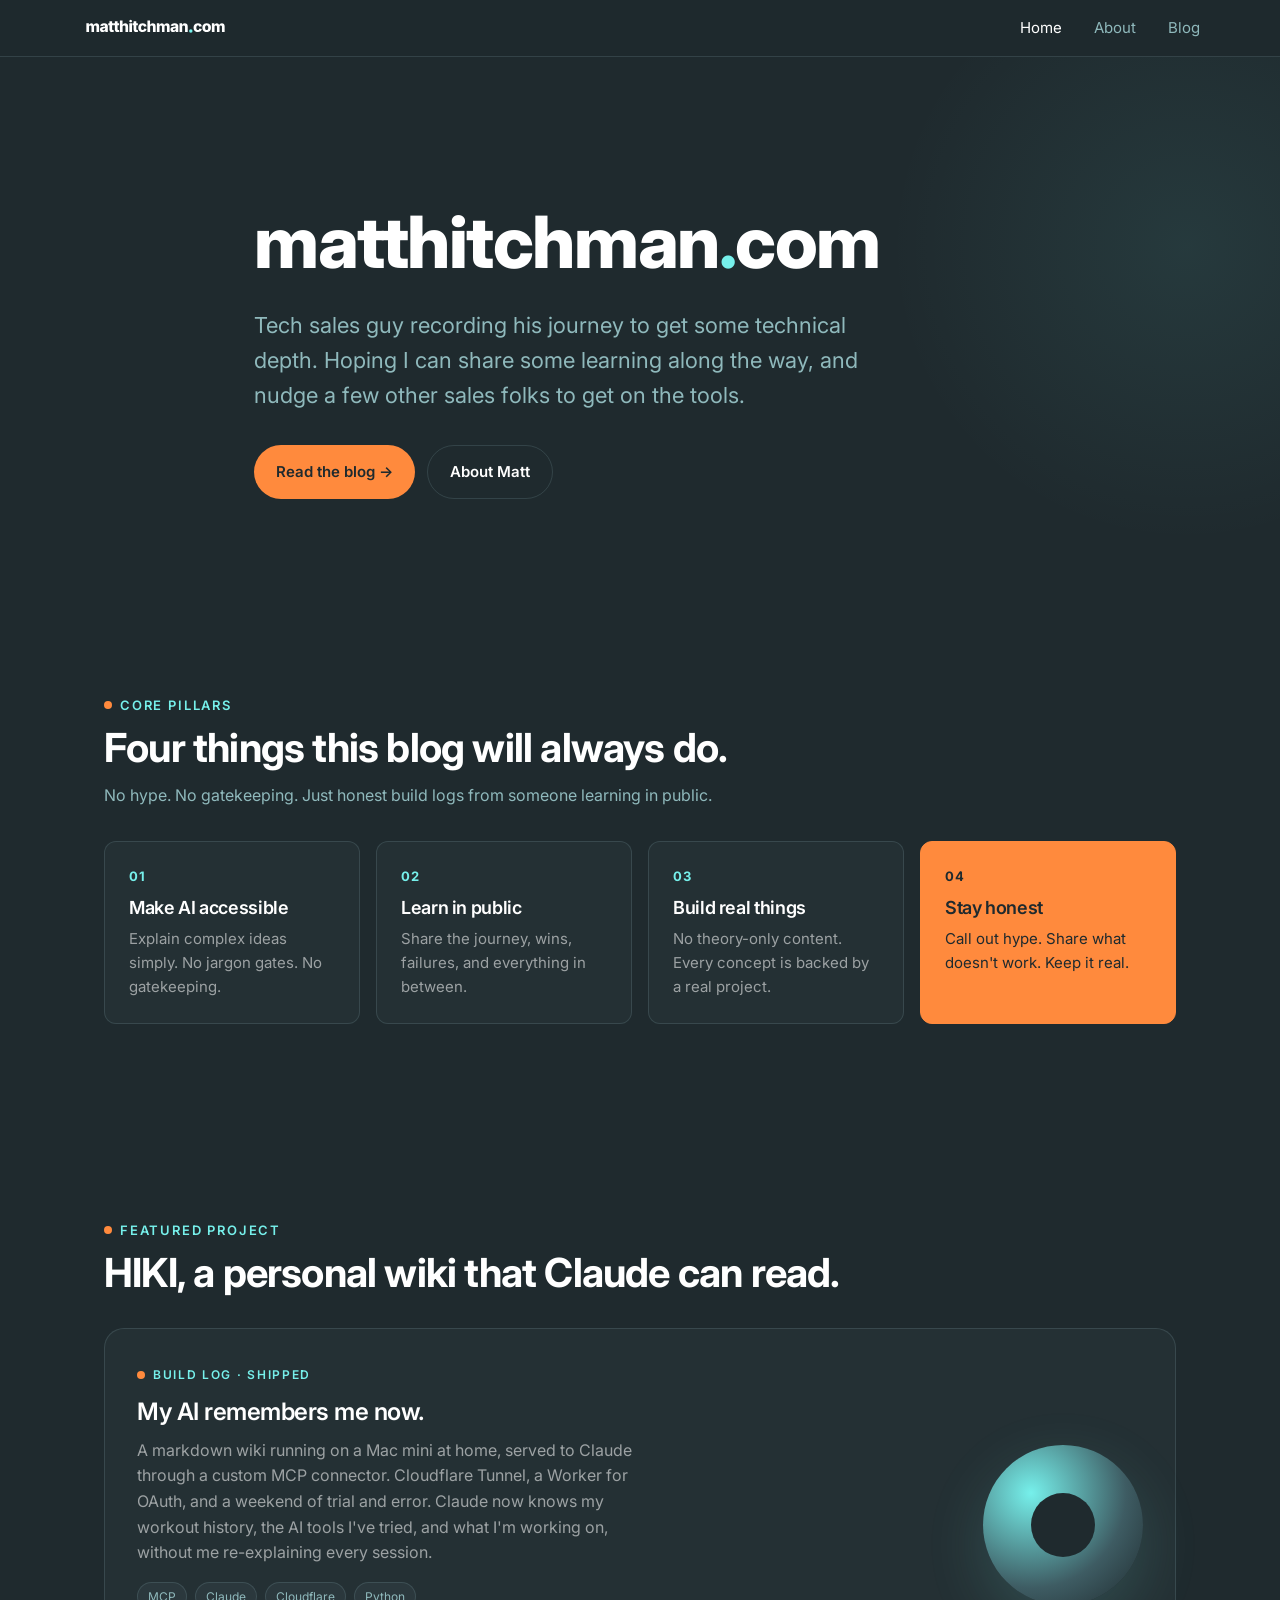
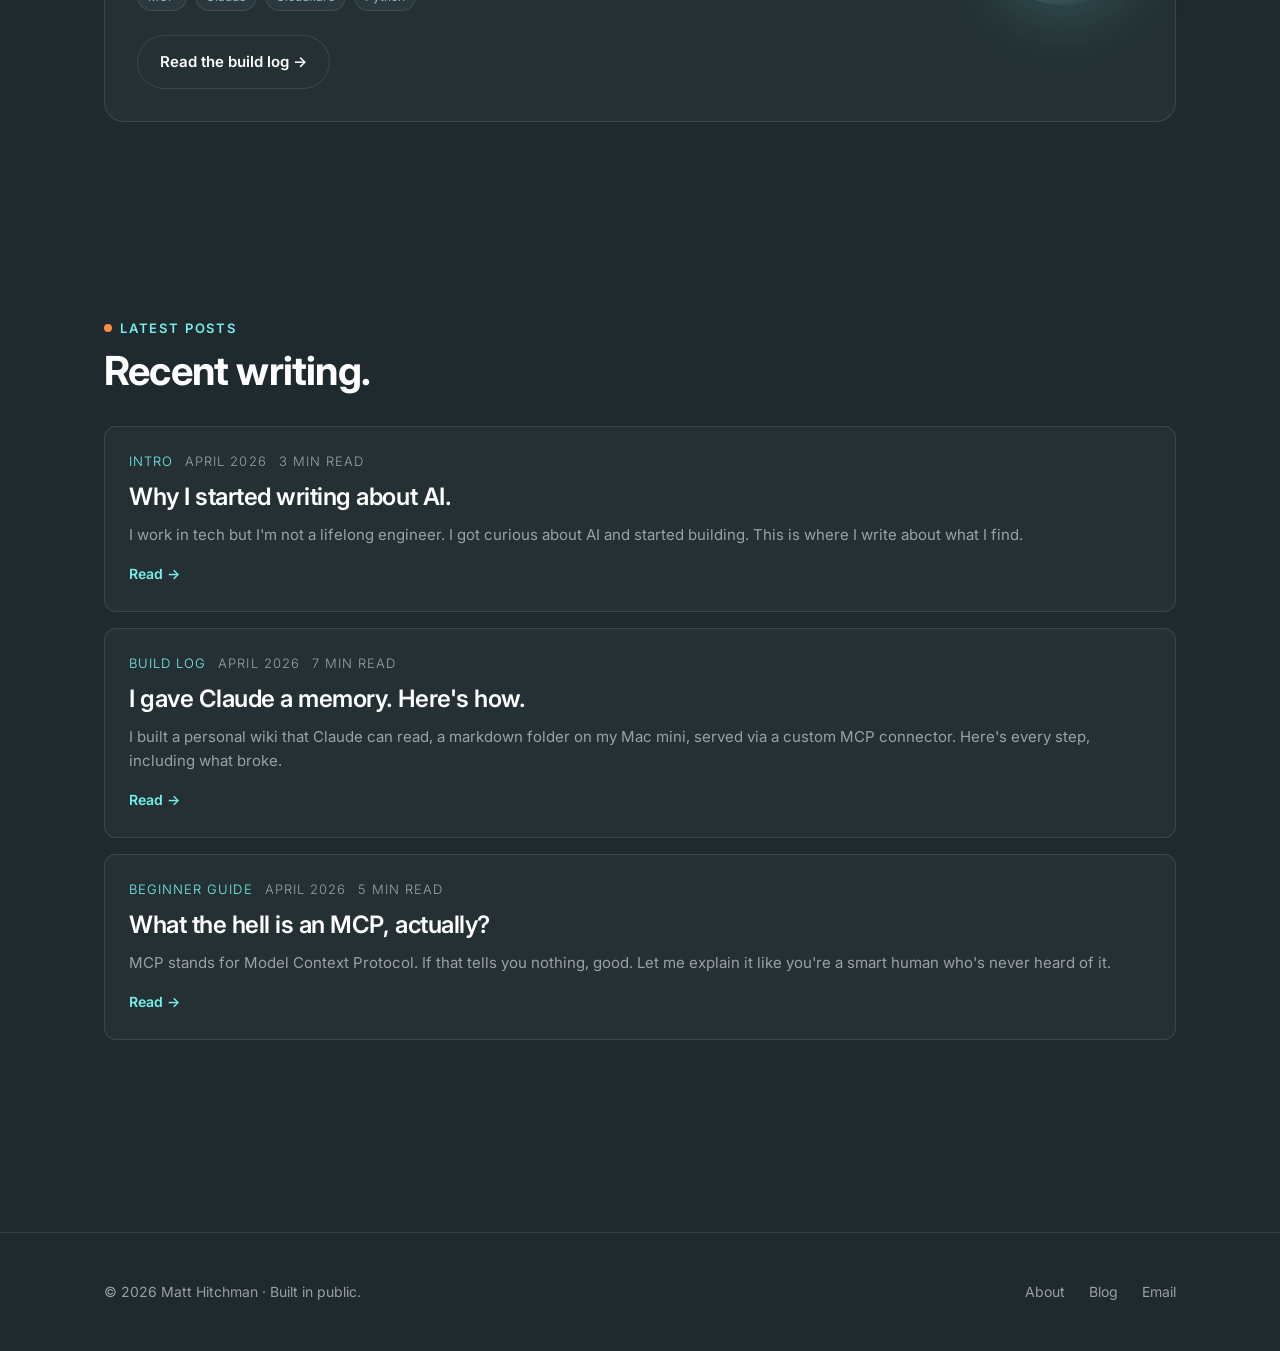
<file: index.html>
<!doctype html>
<html lang="en">
<head>
  <meta charset="utf-8" />
  <meta name="viewport" content="width=device-width,initial-scale=1" />
  <title>Matt Hitchman · Tech sales guy, learning AI in public</title>
  <meta name="description" content="Tech sales guy recording his journey to get some technical depth, and hoping to nudge a few other sales folks to get on the tools." />
  <meta name="author" content="Matt Hitchman" />
  <meta property="og:title" content="Matt Hitchman, Tech sales guy, learning AI in public" />
  <meta property="og:description" content="Tech sales guy recording his journey to get some technical depth, and hoping to nudge a few other sales folks to get on the tools." />
  <meta property="og:type" content="website" />
  <meta property="og:url" content="https://matthitchman.com" />
  <meta name="twitter:card" content="summary" />
  <link rel="icon" type="image/svg+xml" href="/assets/favicon.svg" />
  <link rel="preconnect" href="https://fonts.googleapis.com" />
  <link rel="preconnect" href="https://fonts.gstatic.com" crossorigin />
  <link href="https://fonts.googleapis.com/css2?family=Inter:wght@300;400;600;700;800&display=swap" rel="stylesheet" />
  <link rel="stylesheet" href="/assets/styles.css" />
</head>
<body>
  <a href="#main" class="skip">Skip to content</a>

  <header class="site-header">
    <div class="container nav">
      <a href="/" class="brand" aria-label="matthitchman.com home">
        <img src="/assets/logo.svg" alt="matthitchman.com" width="151" height="22" />
      </a>
      <nav class="nav-links" aria-label="Primary">
        <a href="/" class="active">Home</a>
        <a href="/about.html">About</a>
        <a href="/blog.html">Blog</a>
      </nav>
    </div>
  </header>

  <main id="main">
    <section class="hero">
      <div class="container hero-inner">
        <h1>matthitchman<span class="dot">.</span>com</h1>
        <p class="hero-sub">
          Tech sales guy recording his journey to get some technical depth.
          Hoping I can share some learning along the way, and nudge a few
          other sales folks to get on the tools.
        </p>
        <div class="hero-cta">
          <a href="/blog.html" class="btn btn-primary">Read the blog &rarr;</a>
          <a href="/about.html" class="btn btn-ghost">About Matt</a>
        </div>
      </div>
    </section>

    <section class="section">
      <div class="container">
        <div class="sec-head">
          <span class="eyebrow">Core pillars</span>
          <h2>Four things this blog will always do.</h2>
          <p>No hype. No gatekeeping. Just honest build logs from someone learning in public.</p>
        </div>
        <div class="pillars">
          <div class="pillar">
            <div class="num">01</div>
            <h4>Make AI accessible</h4>
            <p>Explain complex ideas simply. No jargon gates. No gatekeeping.</p>
          </div>
          <div class="pillar">
            <div class="num">02</div>
            <h4>Learn in public</h4>
            <p>Share the journey, wins, failures, and everything in between.</p>
          </div>
          <div class="pillar">
            <div class="num">03</div>
            <h4>Build real things</h4>
            <p>No theory-only content. Every concept is backed by a real project.</p>
          </div>
          <div class="pillar pop">
            <div class="num">04</div>
            <h4>Stay honest</h4>
            <p>Call out hype. Share what doesn't work. Keep it real.</p>
          </div>
        </div>
      </div>
    </section>

    <section class="section">
      <div class="container">
        <div class="sec-head">
          <span class="eyebrow">Featured project</span>
          <h2>HIKI, a personal wiki that Claude can read.</h2>
        </div>
        <div class="project">
          <div class="project-body">
            <span class="eyebrow">Build log · shipped</span>
            <h3>My AI remembers me now.</h3>
            <p>
              A markdown wiki running on a Mac mini at home, served to Claude through a
              custom MCP connector. Cloudflare Tunnel, a Worker for OAuth, and a weekend
              of trial and error. Claude now knows my workout history, the AI tools I've tried,
              and what I'm working on, without me re-explaining every session.
            </p>
            <div class="project-tags">
              <span>MCP</span><span>Claude</span><span>Cloudflare</span><span>Python</span>
            </div>
            <div style="margin-top: var(--sp-5);">
              <a href="/posts/building-hiki.html" class="btn btn-ghost">Read the build log &rarr;</a>
            </div>
          </div>
          <div class="project-visual" aria-hidden="true"></div>
        </div>
      </div>
    </section>

    <section class="section">
      <div class="container">
        <div class="sec-head">
          <span class="eyebrow">Latest posts</span>
          <h2>Recent writing.</h2>
        </div>
        <div class="posts">
          <a href="/posts/welcome.html" class="post-card">
            <div class="post-meta"><span class="tag">Intro</span><span>April 2026</span><span>3 min read</span></div>
            <h3>Why I started writing about AI.</h3>
            <p>I work in tech but I'm not a lifelong engineer. I got curious about AI and started building. This is where I write about what I find.</p>
            <span class="read-more">Read &rarr;</span>
          </a>
          <a href="/posts/building-hiki.html" class="post-card">
            <div class="post-meta"><span class="tag">Build log</span><span>April 2026</span><span>7 min read</span></div>
            <h3>I gave Claude a memory. Here's how.</h3>
            <p>I built a personal wiki that Claude can read, a markdown folder on my Mac mini, served via a custom MCP connector. Here's every step, including what broke.</p>
            <span class="read-more">Read &rarr;</span>
          </a>
          <a href="/posts/what-are-mcps.html" class="post-card">
            <div class="post-meta"><span class="tag">Beginner guide</span><span>April 2026</span><span>5 min read</span></div>
            <h3>What the hell is an MCP, actually?</h3>
            <p>MCP stands for Model Context Protocol. If that tells you nothing, good. Let me explain it like you're a smart human who's never heard of it.</p>
            <span class="read-more">Read &rarr;</span>
          </a>
        </div>
      </div>
    </section>
  </main>

  <footer class="site-footer">
    <div class="container footer-inner">
      <div>&copy; 2026 Matt Hitchman · Built in public.</div>
      <div class="footer-links">
        <a href="/about.html">About</a>
        <a href="/blog.html">Blog</a>
        <a href="mailto:matt@matthitchman.com">Email</a>
      </div>
    </div>
  </footer>
</body>
</html>
</file>
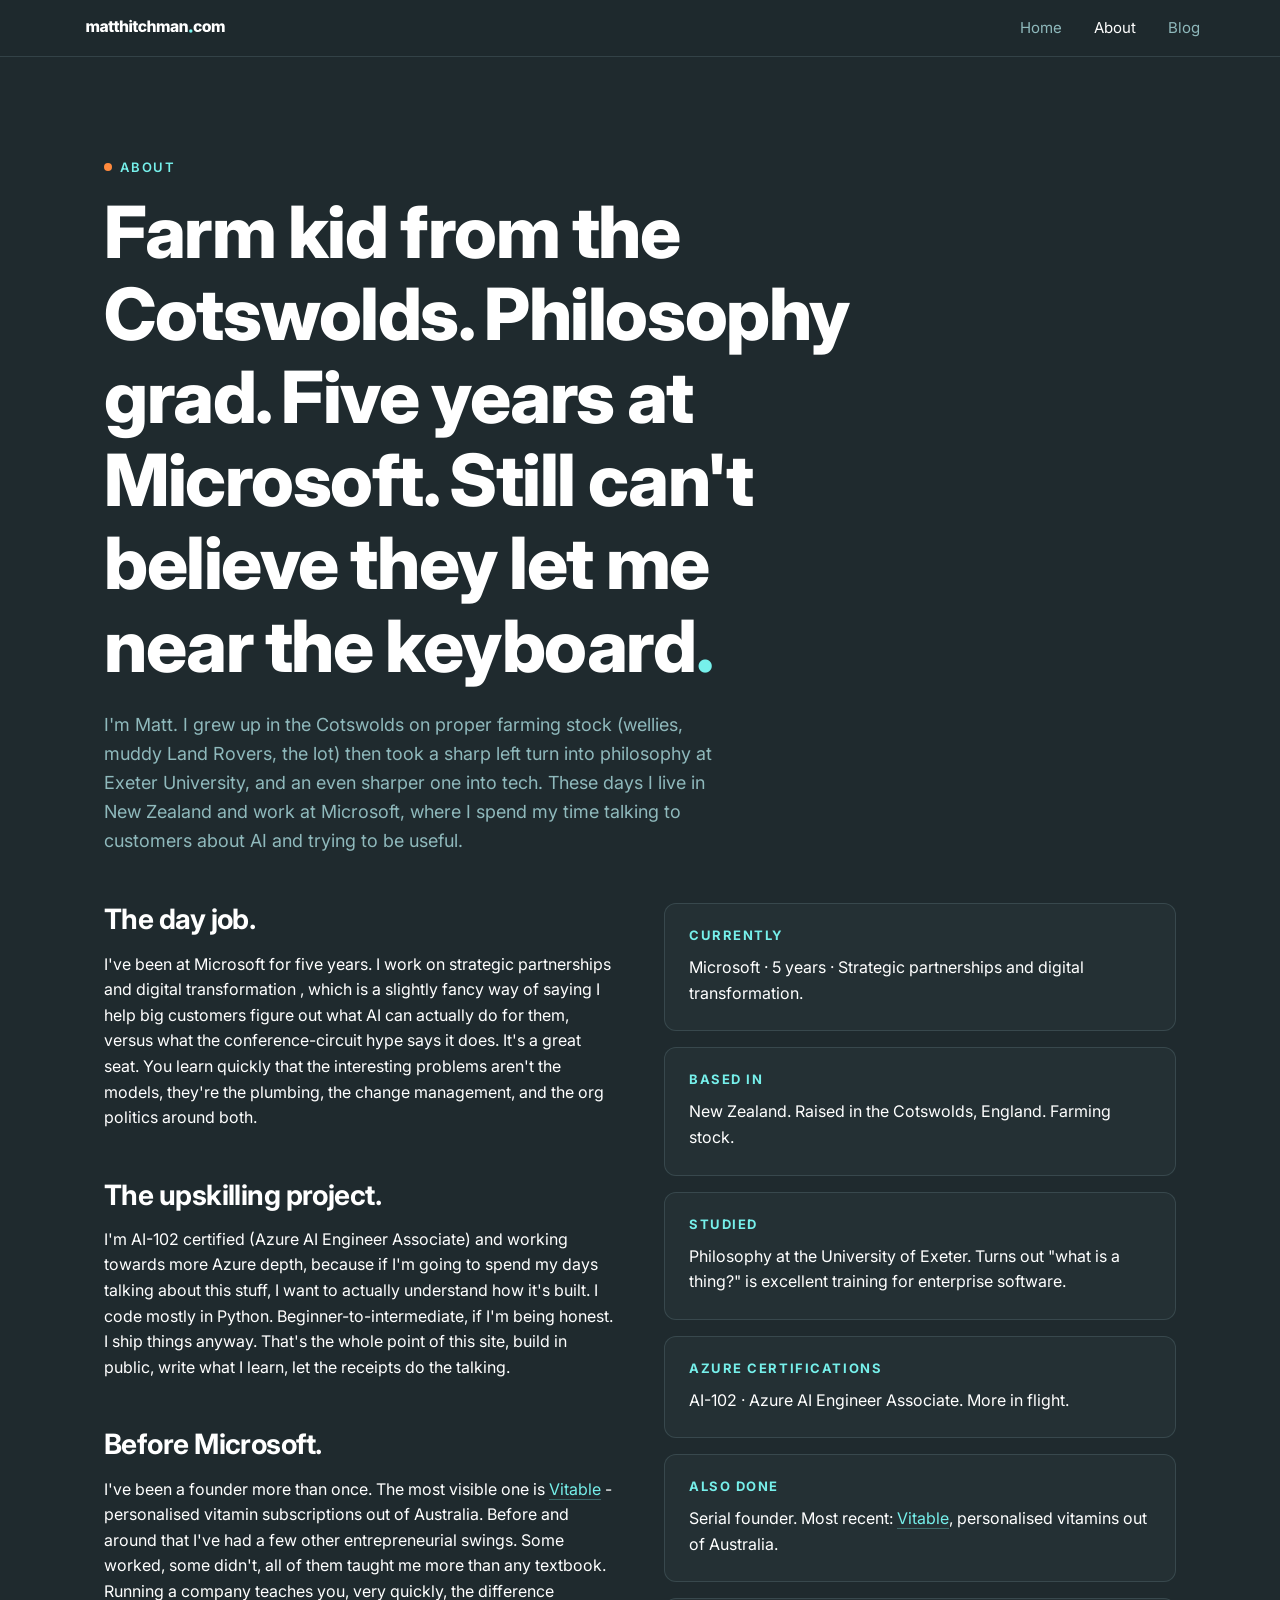
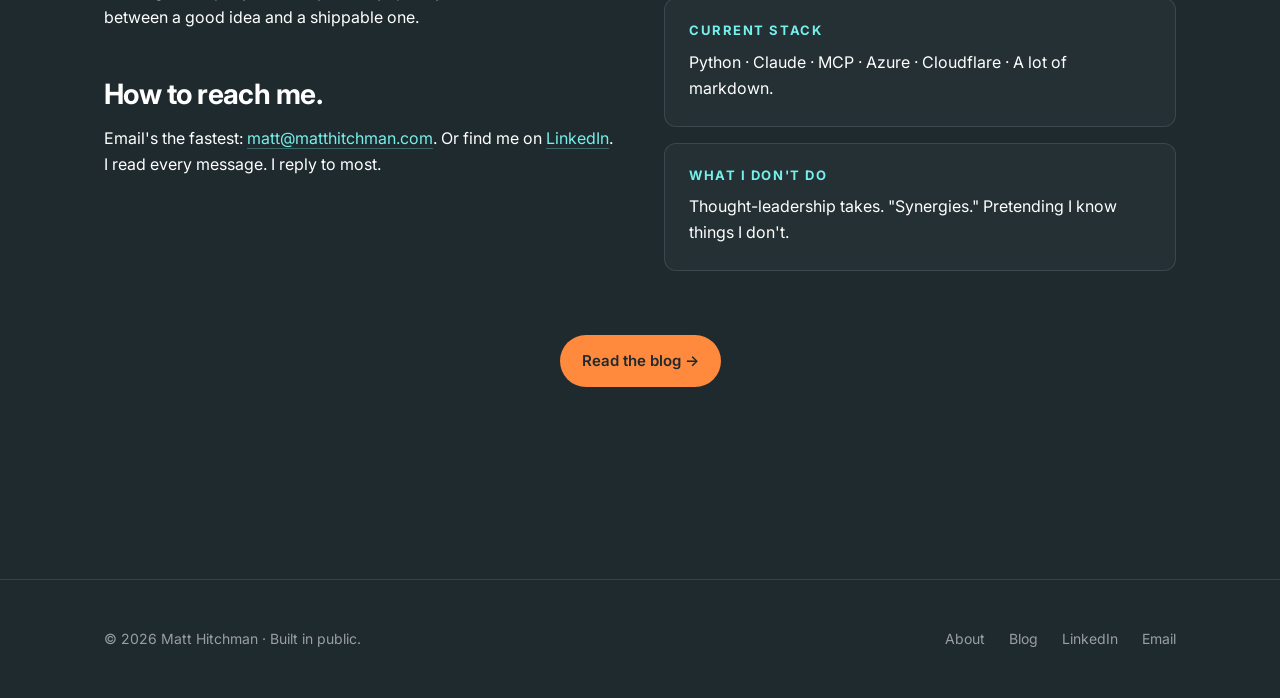
<file: about.html>
<!doctype html>
<html lang="en">
<head>
  <meta charset="utf-8" />
  <meta name="viewport" content="width=device-width,initial-scale=1" />
  <title>About · Matt Hitchman</title>
  <meta name="description" content="About Matt Hitchman, Microsoft, serial founder, Exeter philosophy grad, AI tinkerer from the Cotswolds now based in New Zealand." />
  <link rel="icon" type="image/svg+xml" href="/assets/favicon.svg" />
  <link rel="preconnect" href="https://fonts.googleapis.com" />
  <link rel="preconnect" href="https://fonts.gstatic.com" crossorigin />
  <link href="https://fonts.googleapis.com/css2?family=Inter:wght@300;400;600;700;800&display=swap" rel="stylesheet" />
  <link rel="stylesheet" href="/assets/styles.css" />
</head>
<body>
  <a href="#main" class="skip">Skip to content</a>

  <header class="site-header">
    <div class="container nav">
      <a href="/" class="brand" aria-label="matthitchman.com home">
        <img src="/assets/logo.svg" alt="matthitchman.com" width="151" height="22" />
      </a>
      <nav class="nav-links" aria-label="Primary">
        <a href="/">Home</a>
        <a href="/about.html" class="active">About</a>
        <a href="/blog.html">Blog</a>
      </nav>
    </div>
  </header>

  <main id="main">
    <section class="section">
      <div class="container">
        <div class="sec-head" style="max-width: 760px;">
          <span class="eyebrow">About</span>
          <h1 style="margin-top: var(--sp-3);">Farm kid from the Cotswolds. Philosophy grad. Five years at Microsoft. Still can't believe they let me near the keyboard<span class="dot">.</span></h1>
          <p style="margin-top: var(--sp-5); font-size: 1.125rem;">
            I'm Matt. I grew up in the Cotswolds on proper farming stock (wellies, muddy Land Rovers,
            the lot) then took a sharp left turn into philosophy at Exeter University, and an even sharper
            one into tech. These days I live in New Zealand and work at Microsoft, where I spend my time
            talking to customers about AI and trying to be useful.
          </p>
        </div>

        <div class="about-grid" style="margin-top: var(--sp-7);">
          <div>
            <h2 style="font-size: 1.75rem;">The day job.</h2>
            <p style="margin-top: var(--sp-4);">
              I've been at Microsoft for five years. I work on strategic partnerships and digital transformation
             , which is a slightly fancy way of saying I help big customers figure out what AI can actually do
              for them, versus what the conference-circuit hype says it does. It's a great seat. You learn quickly
              that the interesting problems aren't the models, they're the plumbing, the change management,
              and the org politics around both.
            </p>

            <h2 style="font-size: 1.75rem; margin-top: var(--sp-7);">The upskilling project.</h2>
            <p style="margin-top: var(--sp-4);">
              I'm AI-102 certified (Azure AI Engineer Associate) and working towards more Azure depth, because
              if I'm going to spend my days talking about this stuff, I want to actually understand how it's built.
              I code mostly in Python. Beginner-to-intermediate, if I'm being honest. I ship things anyway. That's
              the whole point of this site, build in public, write what I learn, let the receipts do the talking.
            </p>

            <h2 style="font-size: 1.75rem; margin-top: var(--sp-7);">Before Microsoft.</h2>
            <p style="margin-top: var(--sp-4);">
              I've been a founder more than once. The most visible one is
              <a href="https://vitable.com.au" class="link" rel="noopener">Vitable</a>  - 
              personalised vitamin subscriptions out of Australia. Before and around that I've had a
              few other entrepreneurial swings. Some worked, some didn't, all of them taught me more
              than any textbook. Running a company teaches you, very quickly, the difference between
              a good idea and a shippable one.
            </p>

            <h2 style="font-size: 1.75rem; margin-top: var(--sp-7);">How to reach me.</h2>
            <p style="margin-top: var(--sp-4);">
              Email's the fastest: <a href="mailto:matt@matthitchman.com" class="link">matt@matthitchman.com</a>.
              Or find me on <a href="https://www.linkedin.com/in/matthitchman" class="link" rel="noopener">LinkedIn</a>.
              I read every message. I reply to most.
            </p>
          </div>

          <div>
            <div class="fact-card">
              <h4>Currently</h4>
              <p>Microsoft · 5 years · Strategic partnerships and digital transformation.</p>
            </div>
            <div class="fact-card">
              <h4>Based in</h4>
              <p>New Zealand. Raised in the Cotswolds, England. Farming stock.</p>
            </div>
            <div class="fact-card">
              <h4>Studied</h4>
              <p>Philosophy at the University of Exeter. Turns out "what is a thing?" is excellent training for enterprise software.</p>
            </div>
            <div class="fact-card">
              <h4>Azure certifications</h4>
              <p>AI-102 · Azure AI Engineer Associate. More in flight.</p>
            </div>
            <div class="fact-card">
              <h4>Also done</h4>
              <p>Serial founder. Most recent: <a href="https://vitable.com.au" class="link" rel="noopener">Vitable</a>, personalised vitamins out of Australia.</p>
            </div>
            <div class="fact-card">
              <h4>Current stack</h4>
              <p>Python · Claude · MCP · Azure · Cloudflare · A lot of markdown.</p>
            </div>
            <div class="fact-card">
              <h4>What I don't do</h4>
              <p>Thought-leadership takes. "Synergies." Pretending I know things I don't.</p>
            </div>
          </div>
        </div>

        <div style="margin-top: var(--sp-8); text-align: center;">
          <a href="/blog.html" class="btn btn-primary">Read the blog &rarr;</a>
        </div>
      </div>
    </section>
  </main>

  <footer class="site-footer">
    <div class="container footer-inner">
      <div>&copy; 2026 Matt Hitchman · Built in public.</div>
      <div class="footer-links">
        <a href="/about.html">About</a>
        <a href="/blog.html">Blog</a>
        <a href="https://www.linkedin.com/in/matthitchman" rel="noopener">LinkedIn</a>
        <a href="mailto:matt@matthitchman.com">Email</a>
      </div>
    </div>
  </footer>
</body>
</html>
</file>
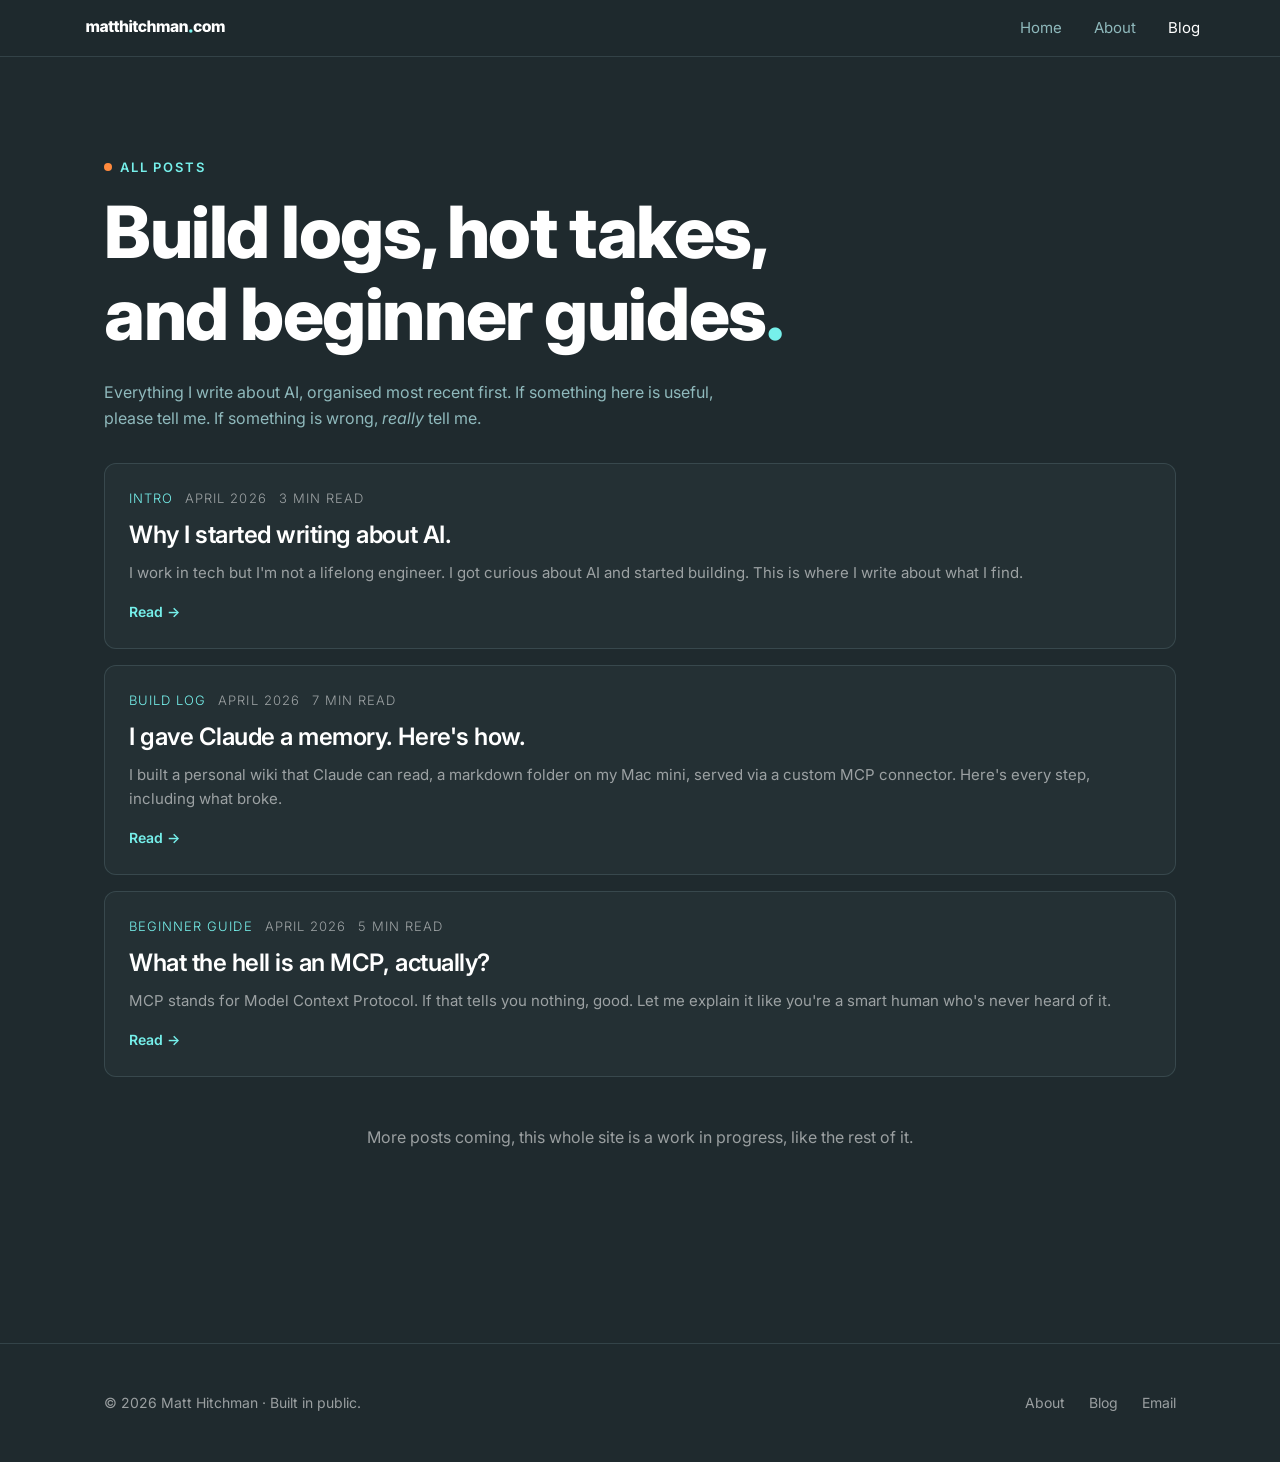
<file: blog.html>
<!doctype html>
<html lang="en">
<head>
  <meta charset="utf-8" />
  <meta name="viewport" content="width=device-width,initial-scale=1" />
  <title>Blog · Matt Hitchman</title>
  <meta name="description" content="Honest writing about how AI actually works, by Matt Hitchman." />
  <link rel="icon" type="image/svg+xml" href="/assets/favicon.svg" />
  <link rel="preconnect" href="https://fonts.googleapis.com" />
  <link rel="preconnect" href="https://fonts.gstatic.com" crossorigin />
  <link href="https://fonts.googleapis.com/css2?family=Inter:wght@300;400;600;700;800&display=swap" rel="stylesheet" />
  <link rel="stylesheet" href="/assets/styles.css" />
</head>
<body>
  <a href="#main" class="skip">Skip to content</a>

  <header class="site-header">
    <div class="container nav">
      <a href="/" class="brand" aria-label="matthitchman.com home">
        <img src="/assets/logo.svg" alt="matthitchman.com" width="151" height="22" />
      </a>
      <nav class="nav-links" aria-label="Primary">
        <a href="/">Home</a>
        <a href="/about.html">About</a>
        <a href="/blog.html" class="active">Blog</a>
      </nav>
    </div>
  </header>

  <main id="main">
    <section class="section">
      <div class="container">
        <div class="sec-head" style="max-width: 680px;">
          <span class="eyebrow">All posts</span>
          <h1 style="margin-top: var(--sp-3);">Build logs, hot takes, and beginner guides<span class="dot">.</span></h1>
          <p style="margin-top: var(--sp-5);">
            Everything I write about AI, organised most recent first. If something here is useful,
            please tell me. If something is wrong, <em>really</em> tell me.
          </p>
        </div>

        <div class="posts">
          <a href="/posts/welcome.html" class="post-card">
            <div class="post-meta"><span class="tag">Intro</span><span>April 2026</span><span>3 min read</span></div>
            <h3>Why I started writing about AI.</h3>
            <p>I work in tech but I'm not a lifelong engineer. I got curious about AI and started building. This is where I write about what I find.</p>
            <span class="read-more">Read &rarr;</span>
          </a>

          <a href="/posts/building-hiki.html" class="post-card">
            <div class="post-meta"><span class="tag">Build log</span><span>April 2026</span><span>7 min read</span></div>
            <h3>I gave Claude a memory. Here's how.</h3>
            <p>I built a personal wiki that Claude can read, a markdown folder on my Mac mini, served via a custom MCP connector. Here's every step, including what broke.</p>
            <span class="read-more">Read &rarr;</span>
          </a>

          <a href="/posts/what-are-mcps.html" class="post-card">
            <div class="post-meta"><span class="tag">Beginner guide</span><span>April 2026</span><span>5 min read</span></div>
            <h3>What the hell is an MCP, actually?</h3>
            <p>MCP stands for Model Context Protocol. If that tells you nothing, good. Let me explain it like you're a smart human who's never heard of it.</p>
            <span class="read-more">Read &rarr;</span>
          </a>
        </div>

        <p class="faint" style="margin-top: var(--sp-7); text-align: center;">More posts coming, this whole site is a work in progress, like the rest of it.</p>
      </div>
    </section>
  </main>

  <footer class="site-footer">
    <div class="container footer-inner">
      <div>&copy; 2026 Matt Hitchman · Built in public.</div>
      <div class="footer-links">
        <a href="/about.html">About</a>
        <a href="/blog.html">Blog</a>
        <a href="mailto:matt@matthitchman.com">Email</a>
      </div>
    </div>
  </footer>
</body>
</html>
</file>
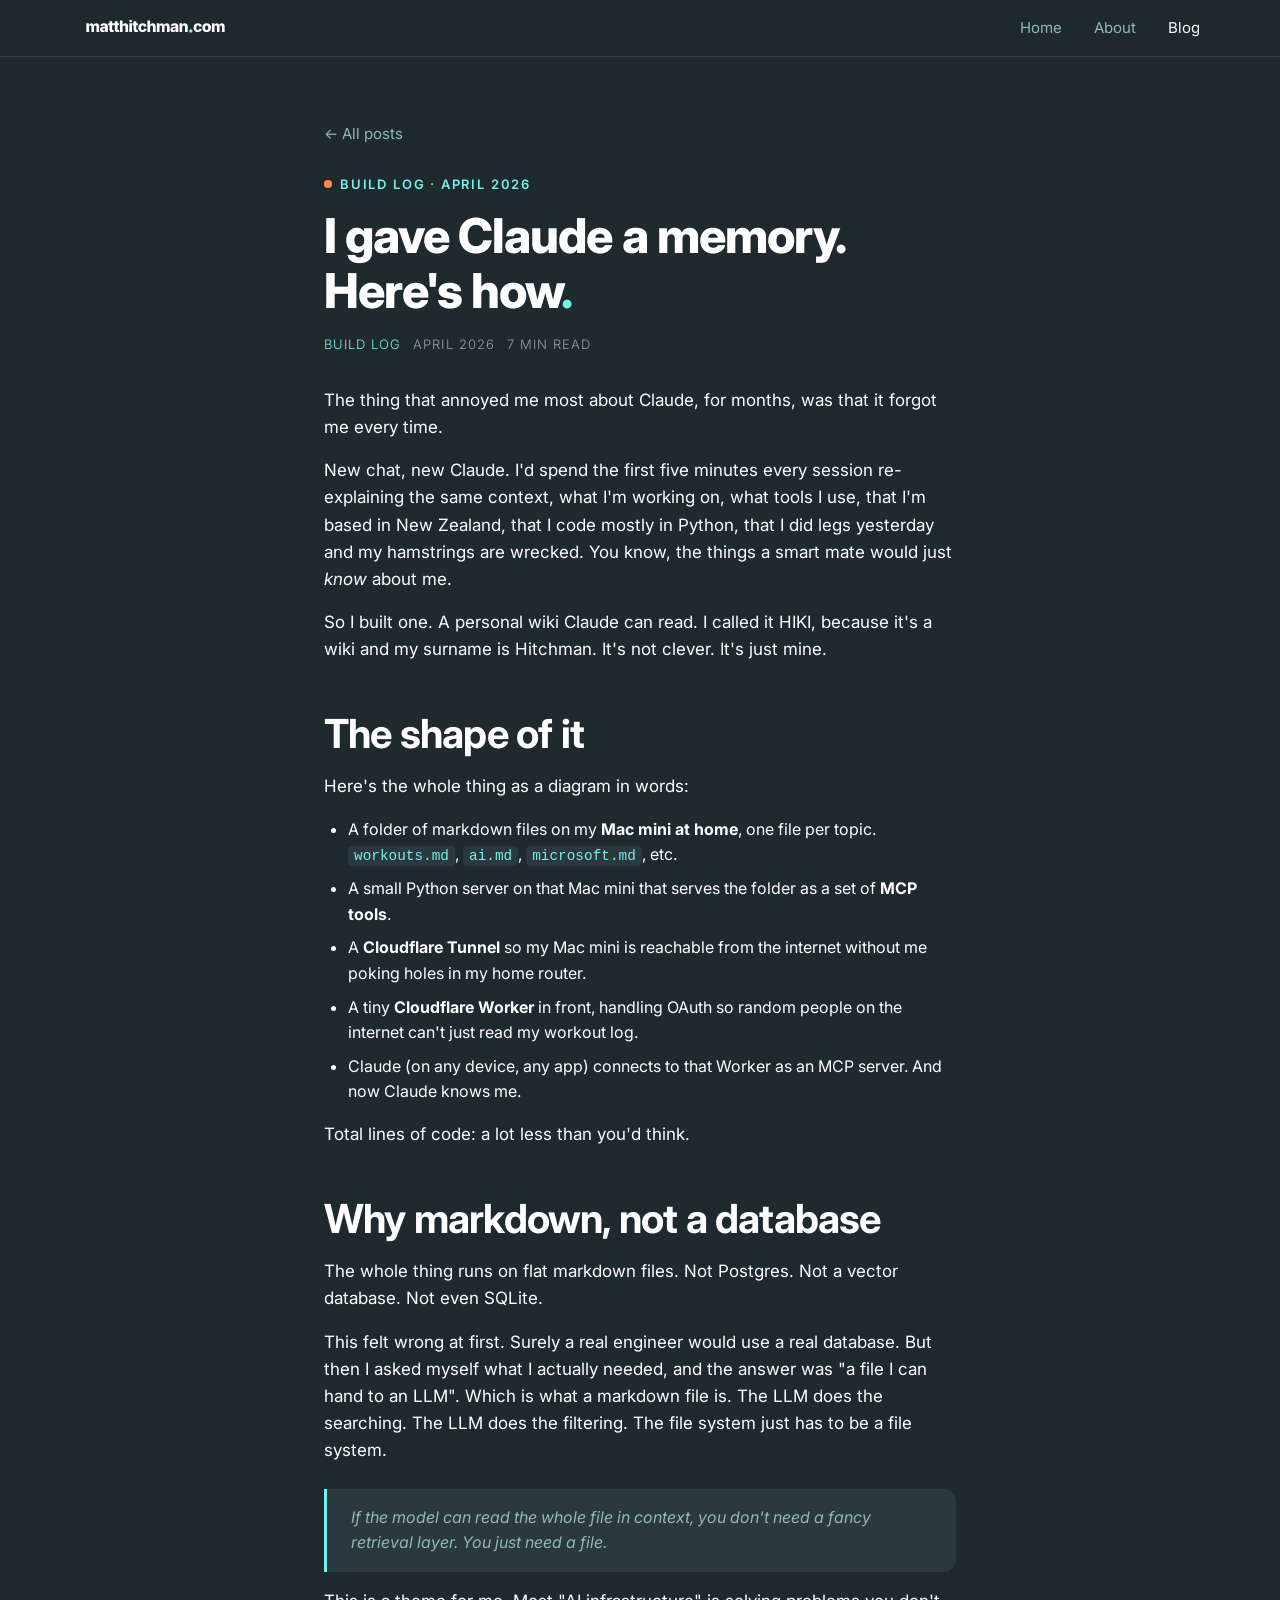
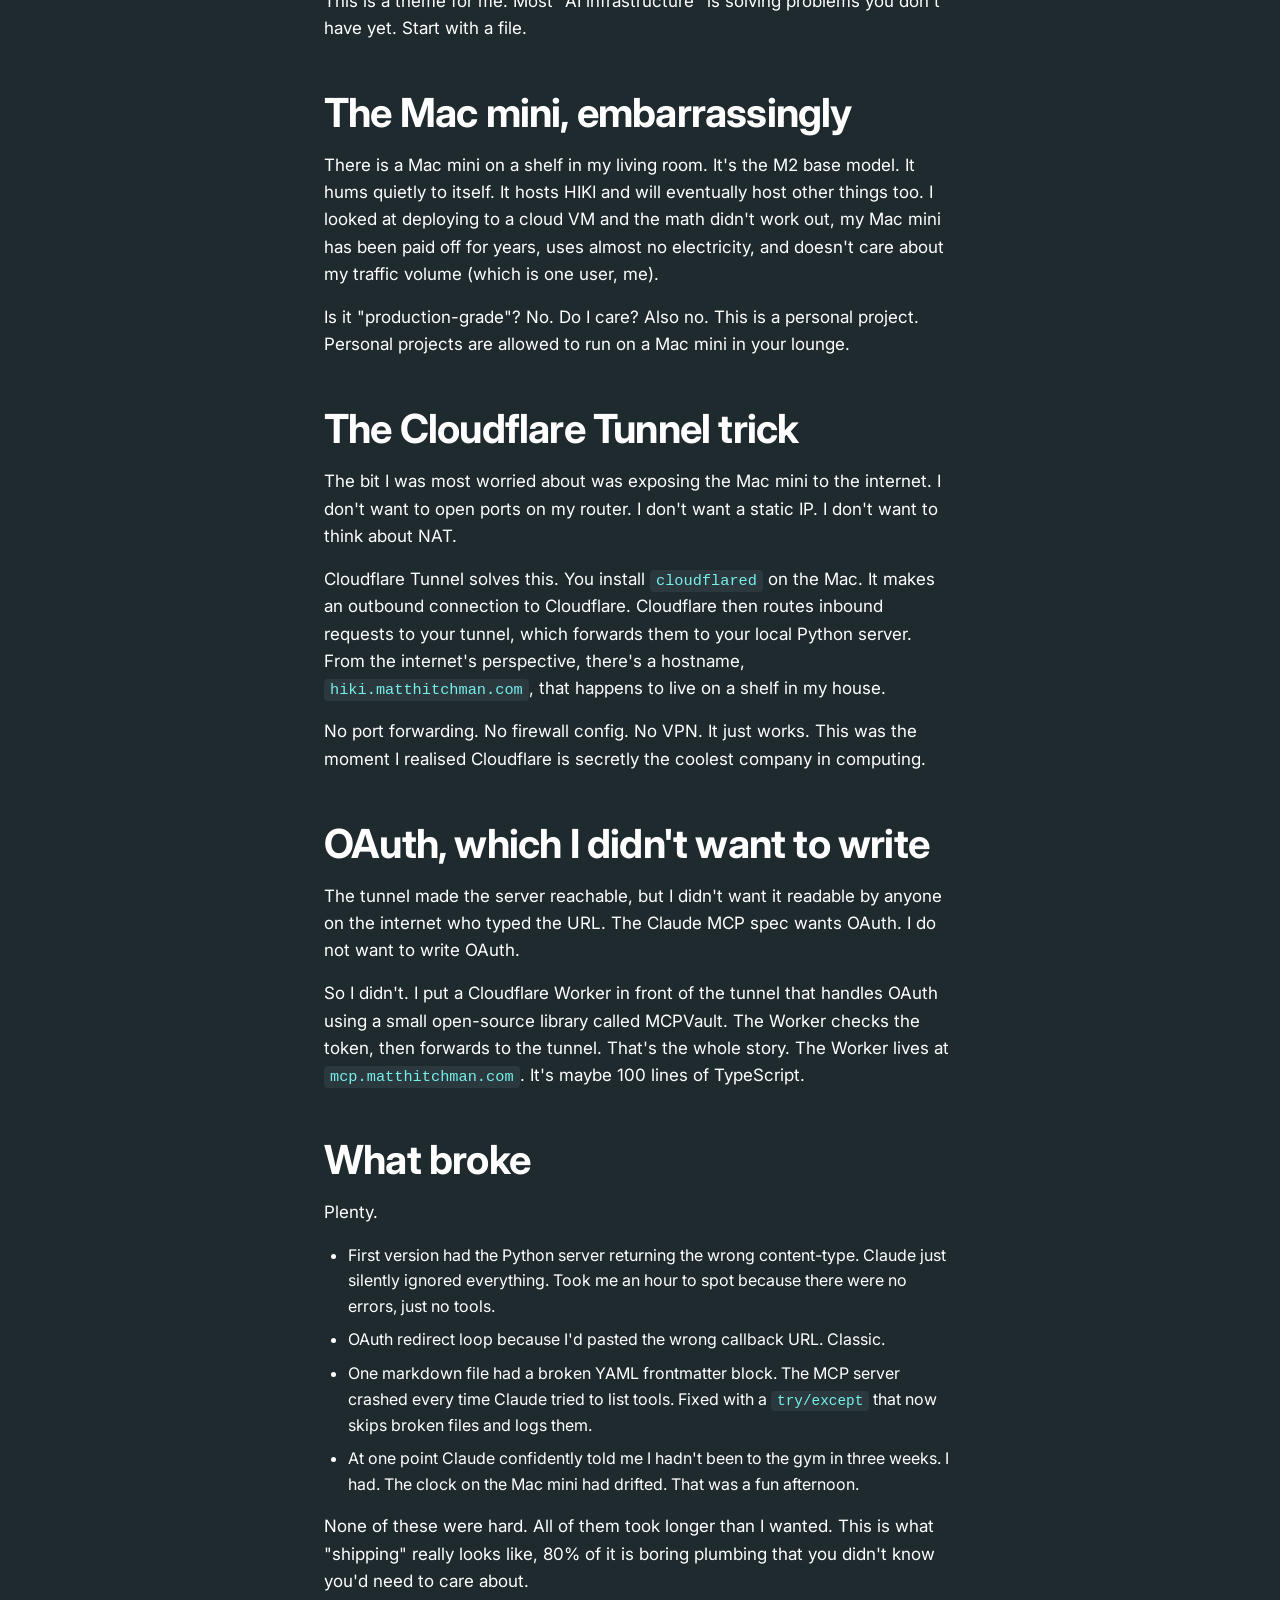
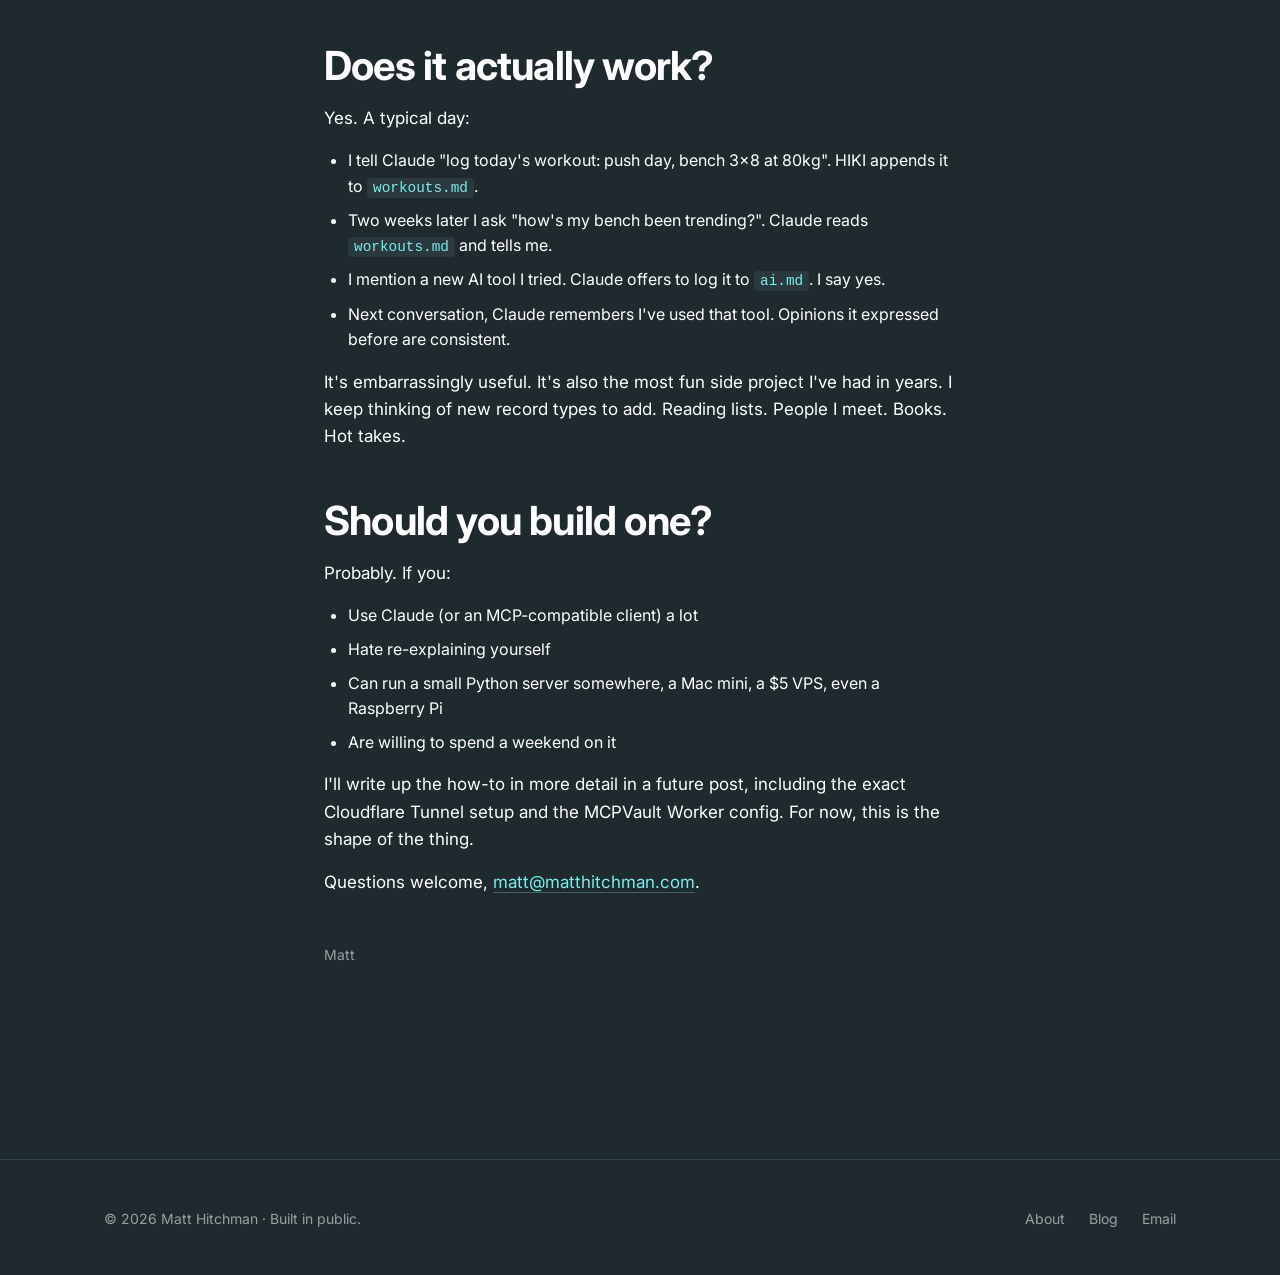
<file: posts/building-hiki.html>
<!doctype html>
<html lang="en">
<head>
  <meta charset="utf-8" />
  <meta name="viewport" content="width=device-width,initial-scale=1" />
  <title>I gave Claude a memory. Here's how. · Matt Hitchman</title>
  <meta name="description" content="Build log: a personal markdown wiki (HIKI) served to Claude via a custom MCP connector, running on a Mac mini at home." />
  <link rel="icon" type="image/svg+xml" href="/assets/favicon.svg" />
  <link rel="preconnect" href="https://fonts.googleapis.com" />
  <link rel="preconnect" href="https://fonts.gstatic.com" crossorigin />
  <link href="https://fonts.googleapis.com/css2?family=Inter:wght@300;400;600;700;800&display=swap" rel="stylesheet" />
  <link rel="stylesheet" href="/assets/styles.css" />
</head>
<body>
  <a href="#main" class="skip">Skip to content</a>

  <header class="site-header">
    <div class="container nav">
      <a href="/" class="brand" aria-label="matthitchman.com home">
        <img src="/assets/logo.svg" alt="matthitchman.com" width="151" height="22" />
      </a>
      <nav class="nav-links" aria-label="Primary">
        <a href="/">Home</a>
        <a href="/about.html">About</a>
        <a href="/blog.html" class="active">Blog</a>
      </nav>
    </div>
  </header>

  <main id="main">
    <article class="article">
      <a href="/blog.html" class="back-link">&larr; All posts</a>

      <header>
        <span class="eyebrow">Build log · April 2026</span>
        <h1>I gave Claude a memory. Here's how<span class="dot">.</span></h1>
        <div class="post-meta"><span class="tag">Build log</span><span>April 2026</span><span>7 min read</span></div>
      </header>

      <p>
        The thing that annoyed me most about Claude, for months, was that it forgot me every time.
      </p>

      <p>
        New chat, new Claude. I'd spend the first five minutes every session re-explaining the same
        context, what I'm working on, what tools I use, that I'm based in New Zealand, that I code
        mostly in Python, that I did legs yesterday and my hamstrings are wrecked. You know, the
        things a smart mate would just <em>know</em> about me.
      </p>

      <p>
        So I built one. A personal wiki Claude can read. I called it HIKI, because it's a wiki and
        my surname is Hitchman. It's not clever. It's just mine.
      </p>

      <h2>The shape of it</h2>

      <p>Here's the whole thing as a diagram in words:</p>

      <ul>
        <li>A folder of markdown files on my <strong>Mac mini at home</strong>, one file per topic. <code>workouts.md</code>, <code>ai.md</code>, <code>microsoft.md</code>, etc.</li>
        <li>A small Python server on that Mac mini that serves the folder as a set of <strong>MCP tools</strong>.</li>
        <li>A <strong>Cloudflare Tunnel</strong> so my Mac mini is reachable from the internet without me poking holes in my home router.</li>
        <li>A tiny <strong>Cloudflare Worker</strong> in front, handling OAuth so random people on the internet can't just read my workout log.</li>
        <li>Claude (on any device, any app) connects to that Worker as an MCP server. And now Claude knows me.</li>
      </ul>

      <p>Total lines of code: a lot less than you'd think.</p>

      <h2>Why markdown, not a database</h2>

      <p>
        The whole thing runs on flat markdown files. Not Postgres. Not a vector database. Not even SQLite.
      </p>

      <p>
        This felt wrong at first. Surely a real engineer would use a real database. But then I asked
        myself what I actually needed, and the answer was "a file I can hand to an LLM". Which is
        what a markdown file is. The LLM does the searching. The LLM does the filtering. The file
        system just has to be a file system.
      </p>

      <blockquote>
        If the model can read the whole file in context, you don't need a fancy retrieval layer.
        You just need a file.
      </blockquote>

      <p>
        This is a theme for me. Most "AI infrastructure" is solving problems you don't have yet.
        Start with a file.
      </p>

      <h2>The Mac mini, embarrassingly</h2>

      <p>
        There is a Mac mini on a shelf in my living room. It's the M2 base model. It hums quietly
        to itself. It hosts HIKI and will eventually host other things too. I looked at deploying
        to a cloud VM and the math didn't work out, my Mac mini has been paid off for years, uses
        almost no electricity, and doesn't care about my traffic volume (which is one user, me).
      </p>

      <p>
        Is it "production-grade"? No. Do I care? Also no. This is a personal project. Personal
        projects are allowed to run on a Mac mini in your lounge.
      </p>

      <h2>The Cloudflare Tunnel trick</h2>

      <p>
        The bit I was most worried about was exposing the Mac mini to the internet. I don't want
        to open ports on my router. I don't want a static IP. I don't want to think about NAT.
      </p>

      <p>
        Cloudflare Tunnel solves this. You install <code>cloudflared</code> on the Mac. It makes
        an outbound connection to Cloudflare. Cloudflare then routes inbound requests to your
        tunnel, which forwards them to your local Python server. From the internet's perspective,
        there's a hostname, <code>hiki.matthitchman.com</code>, that happens to live on a shelf
        in my house.
      </p>

      <p>
        No port forwarding. No firewall config. No VPN. It just works. This was the moment I
        realised Cloudflare is secretly the coolest company in computing.
      </p>

      <h2>OAuth, which I didn't want to write</h2>

      <p>
        The tunnel made the server reachable, but I didn't want it readable by anyone on the
        internet who typed the URL. The Claude MCP spec wants OAuth. I do not want to write
        OAuth.
      </p>

      <p>
        So I didn't. I put a Cloudflare Worker in front of the tunnel that handles OAuth using a
        small open-source library called MCPVault. The Worker checks the token, then forwards to
        the tunnel. That's the whole story. The Worker lives at <code>mcp.matthitchman.com</code>.
        It's maybe 100 lines of TypeScript.
      </p>

      <h2>What broke</h2>

      <p>Plenty.</p>

      <ul>
        <li>First version had the Python server returning the wrong content-type. Claude just silently ignored everything. Took me an hour to spot because there were no errors, just no tools.</li>
        <li>OAuth redirect loop because I'd pasted the wrong callback URL. Classic.</li>
        <li>One markdown file had a broken YAML frontmatter block. The MCP server crashed every time Claude tried to list tools. Fixed with a <code>try/except</code> that now skips broken files and logs them.</li>
        <li>At one point Claude confidently told me I hadn't been to the gym in three weeks. I had. The clock on the Mac mini had drifted. That was a fun afternoon.</li>
      </ul>

      <p>
        None of these were hard. All of them took longer than I wanted. This is what "shipping"
        really looks like, 80% of it is boring plumbing that you didn't know you'd need to care
        about.
      </p>

      <h2>Does it actually work?</h2>

      <p>Yes. A typical day:</p>

      <ul>
        <li>I tell Claude "log today's workout: push day, bench 3x8 at 80kg". HIKI appends it to <code>workouts.md</code>.</li>
        <li>Two weeks later I ask "how's my bench been trending?". Claude reads <code>workouts.md</code> and tells me.</li>
        <li>I mention a new AI tool I tried. Claude offers to log it to <code>ai.md</code>. I say yes.</li>
        <li>Next conversation, Claude remembers I've used that tool. Opinions it expressed before are consistent.</li>
      </ul>

      <p>
        It's embarrassingly useful. It's also the most fun side project I've had in years. I keep
        thinking of new record types to add. Reading lists. People I meet. Books. Hot takes.
      </p>

      <h2>Should you build one?</h2>

      <p>Probably. If you:</p>

      <ul>
        <li>Use Claude (or an MCP-compatible client) a lot</li>
        <li>Hate re-explaining yourself</li>
        <li>Can run a small Python server somewhere, a Mac mini, a $5 VPS, even a Raspberry Pi</li>
        <li>Are willing to spend a weekend on it</li>
      </ul>

      <p>
        I'll write up the how-to in more detail in a future post, including the exact Cloudflare
        Tunnel setup and the MCPVault Worker config. For now, this is the shape of the thing.
      </p>

      <p>
        Questions welcome, <a href="mailto:matt@matthitchman.com" class="link">matt@matthitchman.com</a>.
      </p>

      <p class="faint" style="margin-top: var(--sp-7); font-size: 0.875rem;">
        Matt
      </p>
    </article>
  </main>

  <footer class="site-footer">
    <div class="container footer-inner">
      <div>&copy; 2026 Matt Hitchman · Built in public.</div>
      <div class="footer-links">
        <a href="/about.html">About</a>
        <a href="/blog.html">Blog</a>
        <a href="mailto:matt@matthitchman.com">Email</a>
      </div>
    </div>
  </footer>
</body>
</html>
</file>
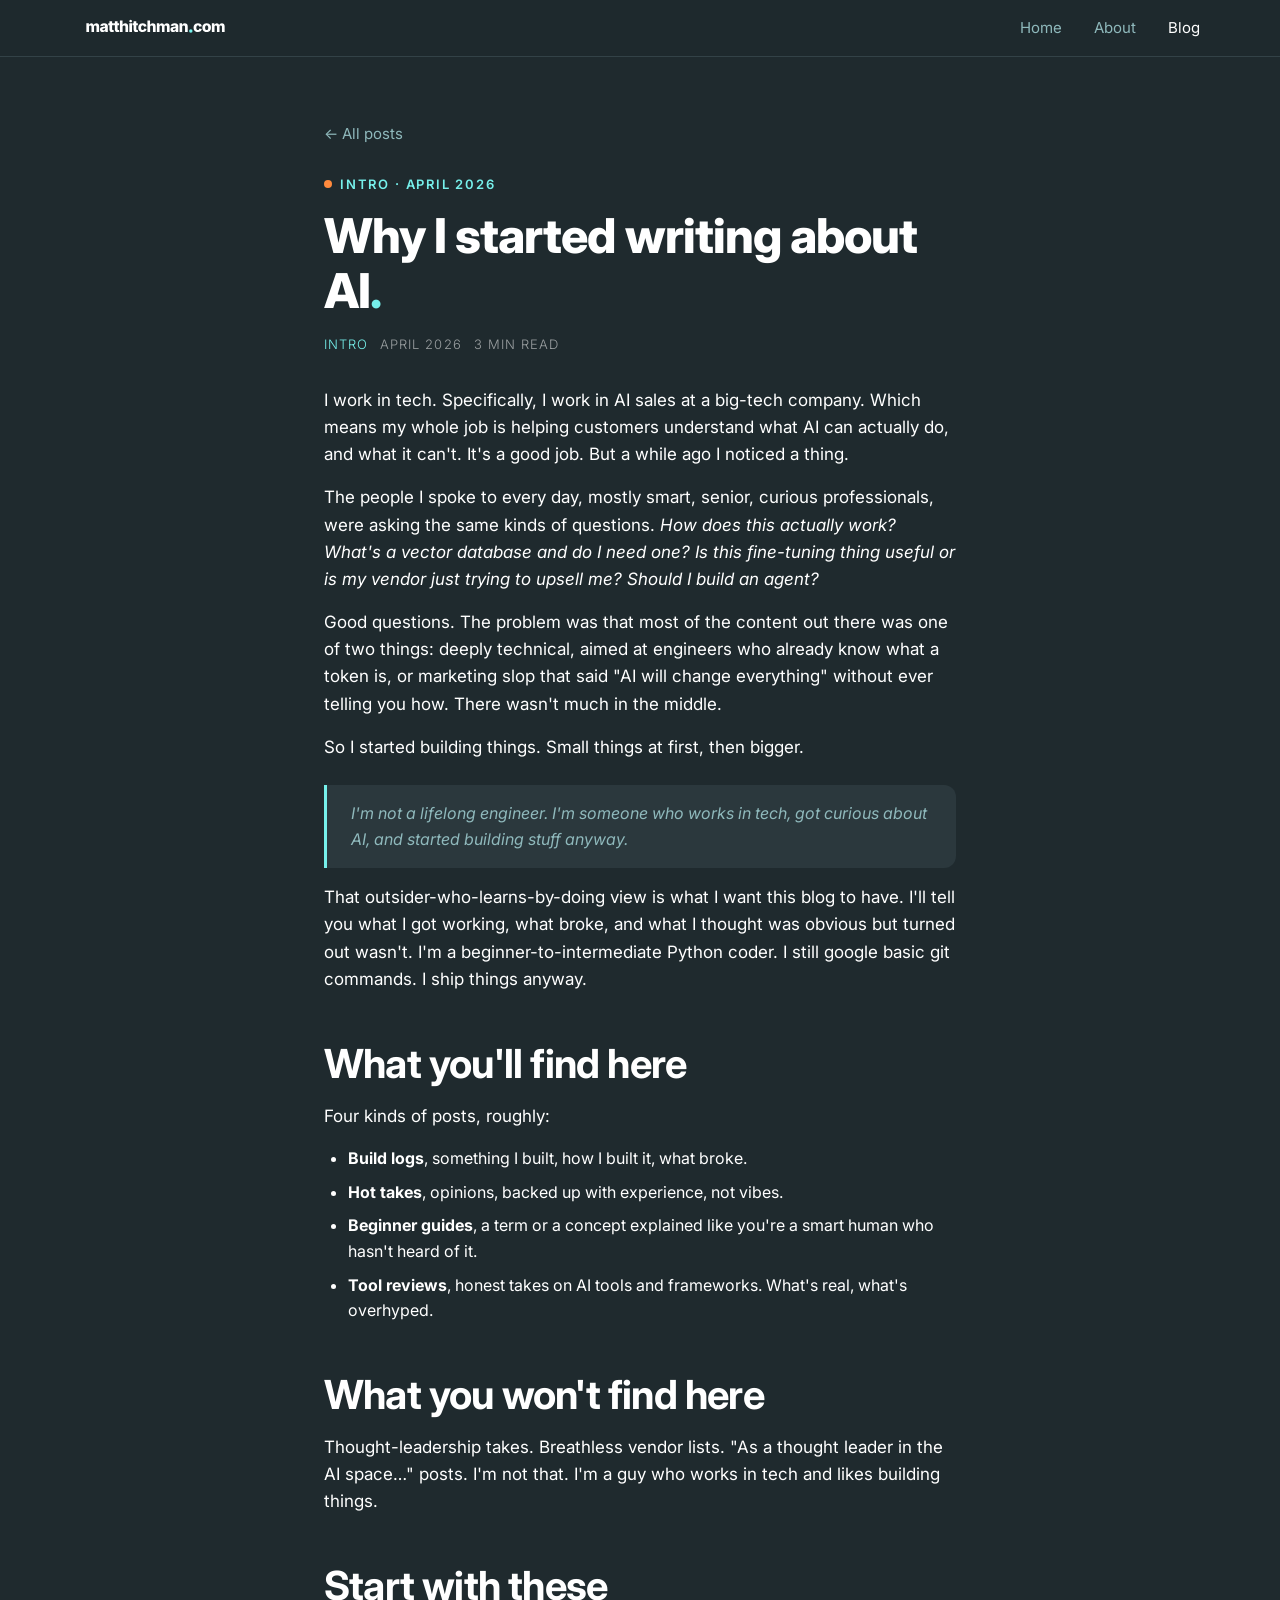
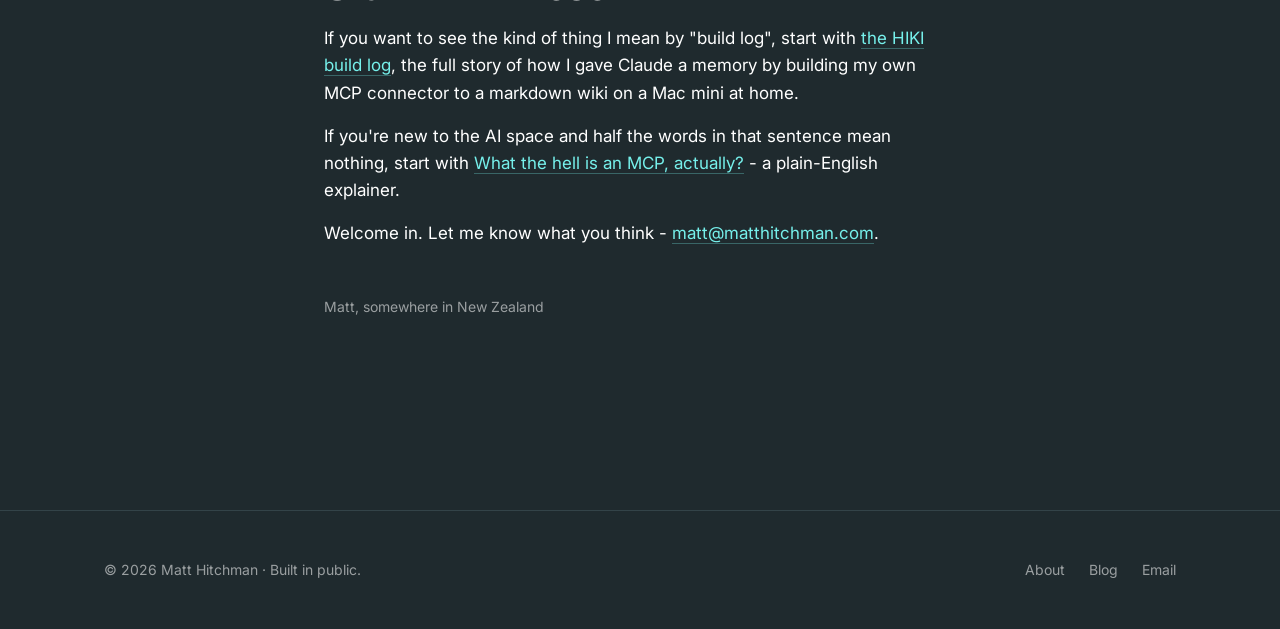
<file: posts/welcome.html>
<!doctype html>
<html lang="en">
<head>
  <meta charset="utf-8" />
  <meta name="viewport" content="width=device-width,initial-scale=1" />
  <title>Why I started writing about AI · Matt Hitchman</title>
  <meta name="description" content="A short manifesto for a blog aimed at curious professionals who want to understand and build with AI." />
  <link rel="icon" type="image/svg+xml" href="/assets/favicon.svg" />
  <link rel="preconnect" href="https://fonts.googleapis.com" />
  <link rel="preconnect" href="https://fonts.gstatic.com" crossorigin />
  <link href="https://fonts.googleapis.com/css2?family=Inter:wght@300;400;600;700;800&display=swap" rel="stylesheet" />
  <link rel="stylesheet" href="/assets/styles.css" />
</head>
<body>
  <a href="#main" class="skip">Skip to content</a>

  <header class="site-header">
    <div class="container nav">
      <a href="/" class="brand" aria-label="matthitchman.com home">
        <img src="/assets/logo.svg" alt="matthitchman.com" width="151" height="22" />
      </a>
      <nav class="nav-links" aria-label="Primary">
        <a href="/">Home</a>
        <a href="/about.html">About</a>
        <a href="/blog.html" class="active">Blog</a>
      </nav>
    </div>
  </header>

  <main id="main">
    <article class="article">
      <a href="/blog.html" class="back-link">&larr; All posts</a>

      <header>
        <span class="eyebrow">Intro · April 2026</span>
        <h1>Why I started writing about AI<span class="dot">.</span></h1>
        <div class="post-meta"><span class="tag">Intro</span><span>April 2026</span><span>3 min read</span></div>
      </header>

      <p>
        I work in tech. Specifically, I work in AI sales at a big-tech company. Which means my whole
        job is helping customers understand what AI can actually do, and what it can't. It's a good
        job. But a while ago I noticed a thing.
      </p>

      <p>
        The people I spoke to every day, mostly smart, senior, curious professionals, were asking
        the same kinds of questions. <em>How does this actually work? What's a vector database and
        do I need one? Is this fine-tuning thing useful or is my vendor just trying to upsell me?
        Should I build an agent?</em>
      </p>

      <p>
        Good questions. The problem was that most of the content out there was one of two things:
        deeply technical, aimed at engineers who already know what a token is, or marketing slop that
        said "AI will change everything" without ever telling you how. There wasn't much in the middle.
      </p>

      <p>So I started building things. Small things at first, then bigger.</p>

      <blockquote>
        I'm not a lifelong engineer. I'm someone who works in tech, got curious about AI,
        and started building stuff anyway.
      </blockquote>

      <p>
        That outsider-who-learns-by-doing view is what I want this blog to have. I'll tell you what I
        got working, what broke, and what I thought was obvious but turned out wasn't. I'm a
        beginner-to-intermediate Python coder. I still google basic git commands. I ship things
        anyway.
      </p>

      <h2>What you'll find here</h2>

      <p>Four kinds of posts, roughly:</p>

      <ul>
        <li><strong>Build logs</strong>, something I built, how I built it, what broke.</li>
        <li><strong>Hot takes</strong>, opinions, backed up with experience, not vibes.</li>
        <li><strong>Beginner guides</strong>, a term or a concept explained like you're a smart human who hasn't heard of it.</li>
        <li><strong>Tool reviews</strong>, honest takes on AI tools and frameworks. What's real, what's overhyped.</li>
      </ul>

      <h2>What you won't find here</h2>

      <p>
        Thought-leadership takes. Breathless vendor lists. "As a thought leader in the AI space…"
        posts. I'm not that. I'm a guy who works in tech and likes building things.
      </p>

      <h2>Start with these</h2>

      <p>
        If you want to see the kind of thing I mean by "build log", start with
        <a href="/posts/building-hiki.html" class="link">the HIKI build log</a>, the full story
        of how I gave Claude a memory by building my own MCP connector to a markdown wiki on a
        Mac mini at home.
      </p>

      <p>
        If you're new to the AI space and half the words in that sentence mean nothing, start with
        <a href="/posts/what-are-mcps.html" class="link">What the hell is an MCP, actually?</a>  - 
        a plain-English explainer.
      </p>

      <p>
        Welcome in. Let me know what you think  - 
        <a href="mailto:matt@matthitchman.com" class="link">matt@matthitchman.com</a>.
      </p>

      <p class="faint" style="margin-top: var(--sp-7); font-size: 0.875rem;">
        Matt, somewhere in New Zealand
      </p>
    </article>
  </main>

  <footer class="site-footer">
    <div class="container footer-inner">
      <div>&copy; 2026 Matt Hitchman · Built in public.</div>
      <div class="footer-links">
        <a href="/about.html">About</a>
        <a href="/blog.html">Blog</a>
        <a href="mailto:matt@matthitchman.com">Email</a>
      </div>
    </div>
  </footer>
</body>
</html>
</file>
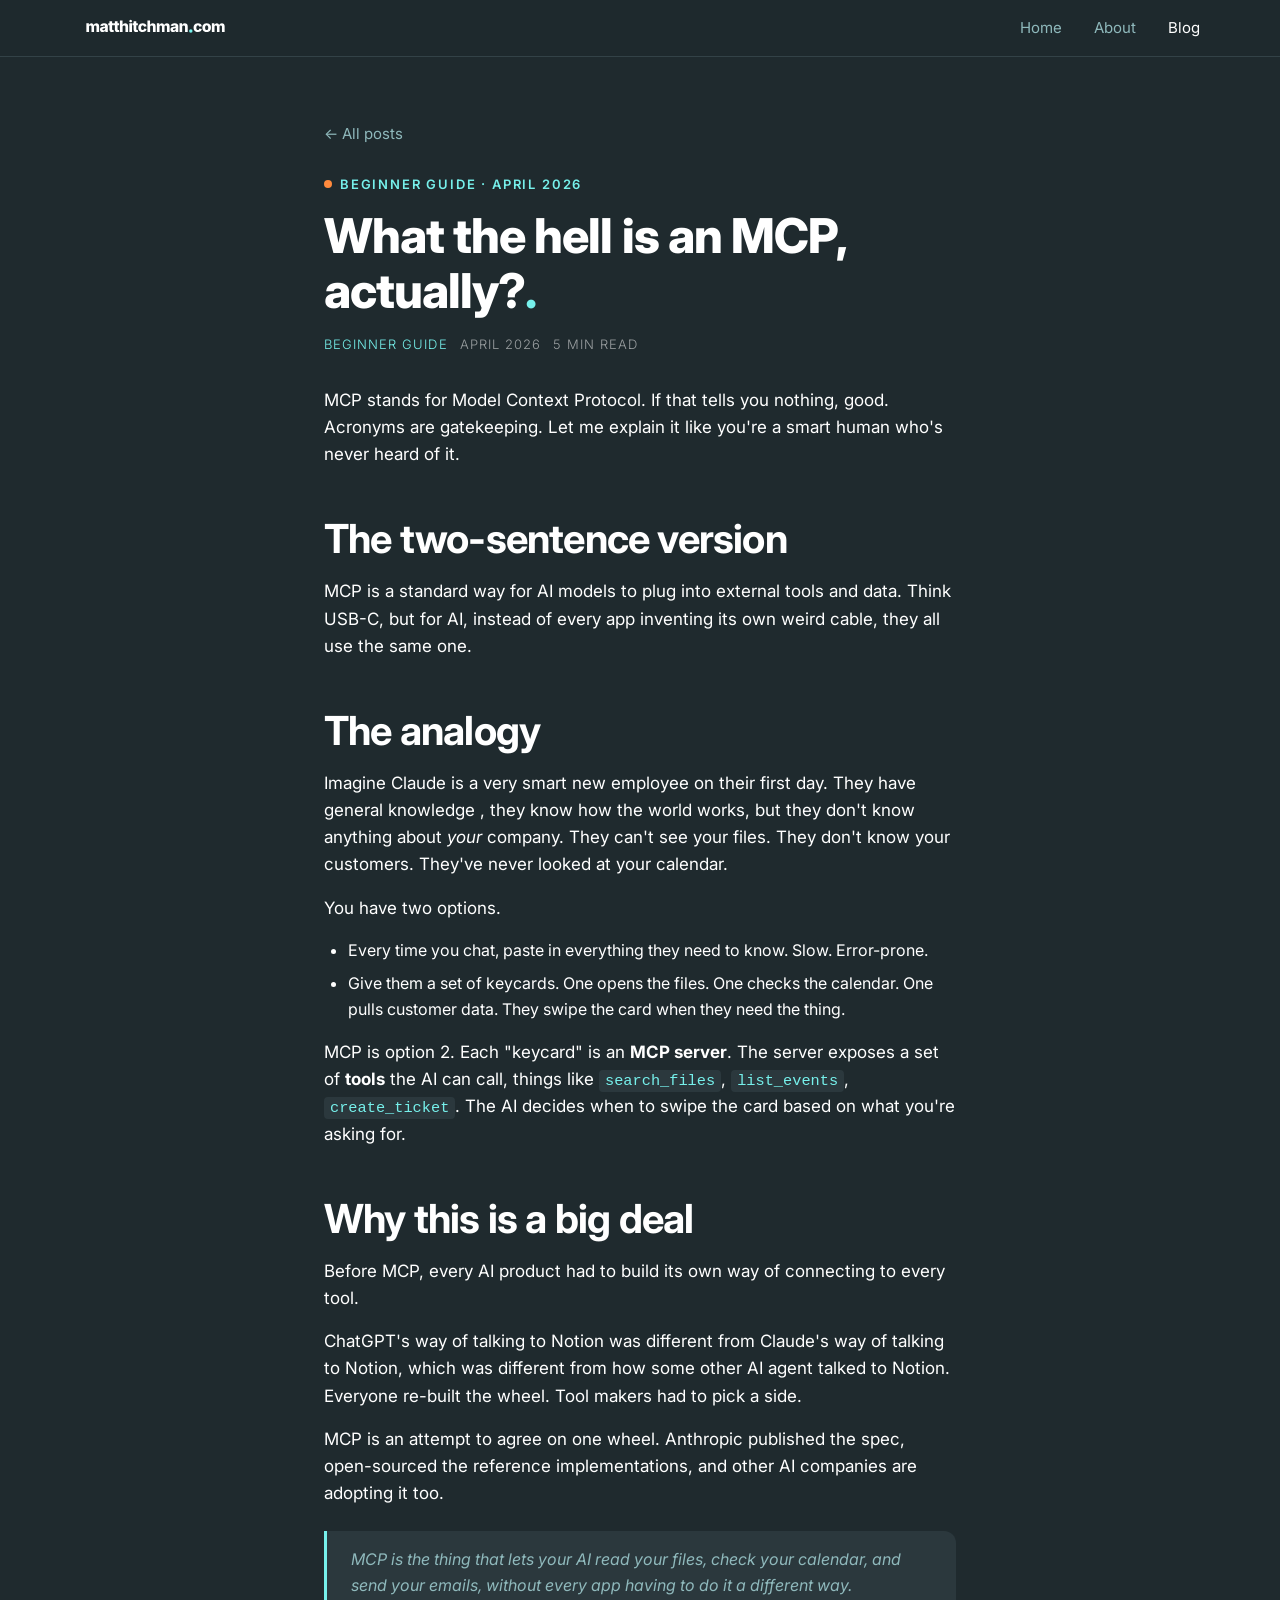
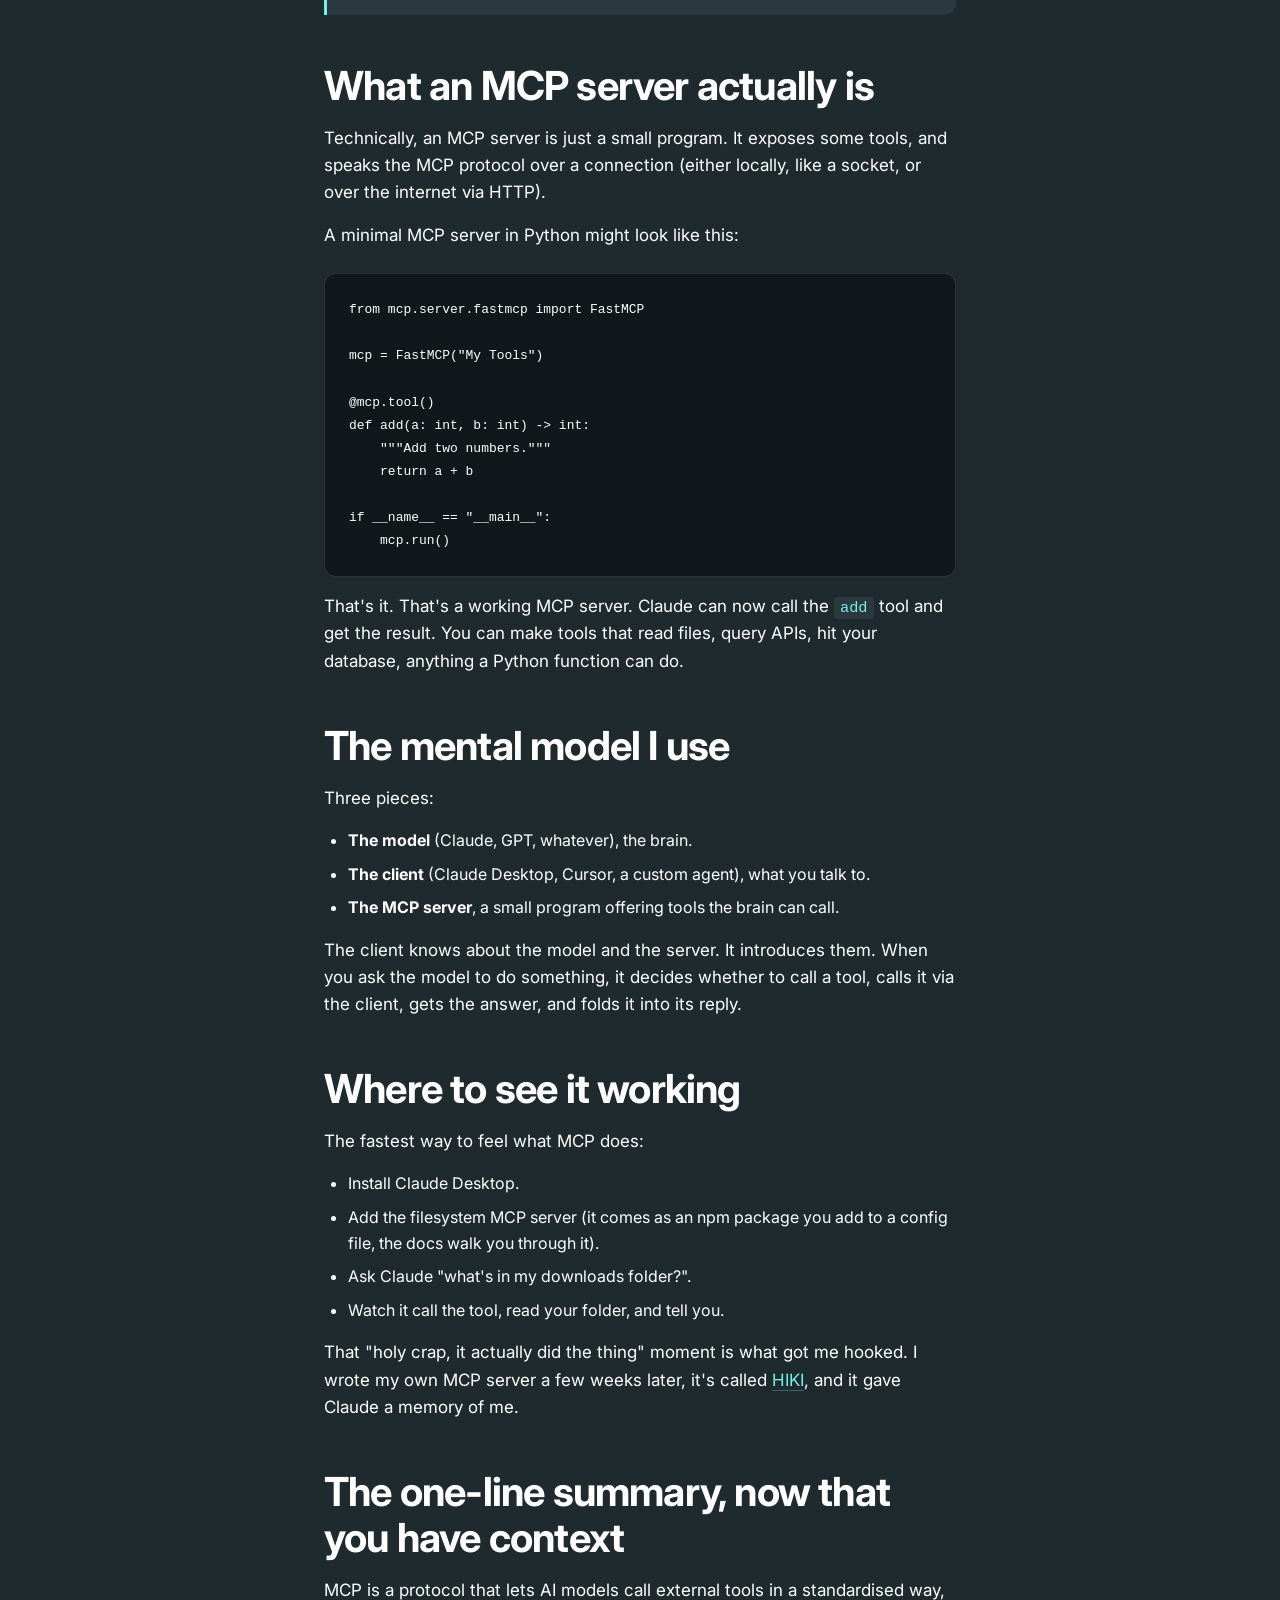
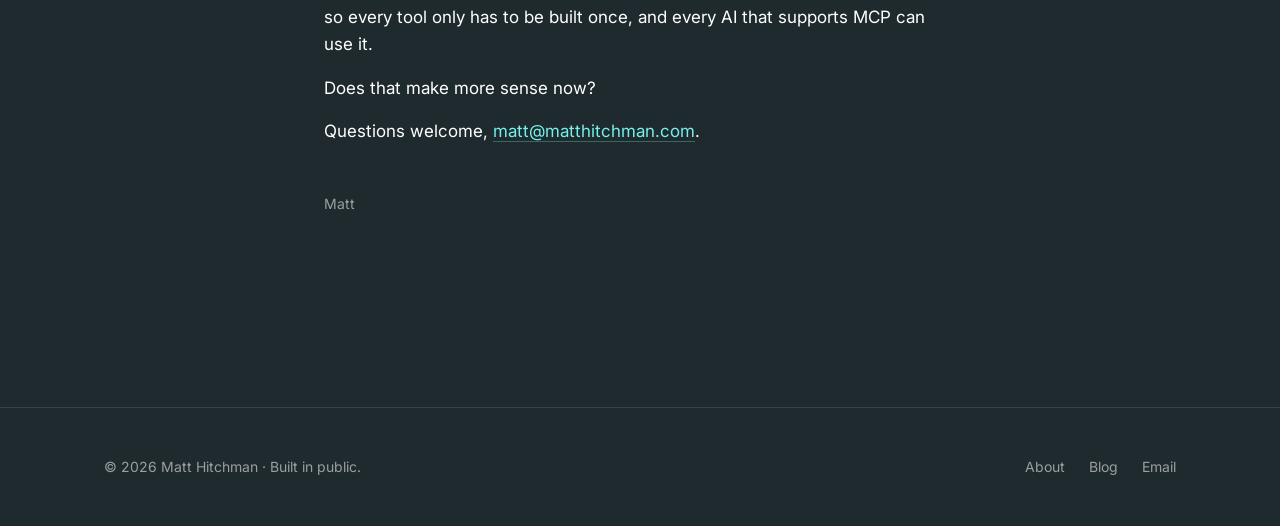
<file: posts/what-are-mcps.html>
<!doctype html>
<html lang="en">
<head>
  <meta charset="utf-8" />
  <meta name="viewport" content="width=device-width,initial-scale=1" />
  <title>What the hell is an MCP, actually? · Matt Hitchman</title>
  <meta name="description" content="A plain-English explainer of the Model Context Protocol for curious professionals." />
  <link rel="icon" type="image/svg+xml" href="/assets/favicon.svg" />
  <link rel="preconnect" href="https://fonts.googleapis.com" />
  <link rel="preconnect" href="https://fonts.gstatic.com" crossorigin />
  <link href="https://fonts.googleapis.com/css2?family=Inter:wght@300;400;600;700;800&display=swap" rel="stylesheet" />
  <link rel="stylesheet" href="/assets/styles.css" />
</head>
<body>
  <a href="#main" class="skip">Skip to content</a>

  <header class="site-header">
    <div class="container nav">
      <a href="/" class="brand" aria-label="matthitchman.com home">
        <img src="/assets/logo.svg" alt="matthitchman.com" width="151" height="22" />
      </a>
      <nav class="nav-links" aria-label="Primary">
        <a href="/">Home</a>
        <a href="/about.html">About</a>
        <a href="/blog.html" class="active">Blog</a>
      </nav>
    </div>
  </header>

  <main id="main">
    <article class="article">
      <a href="/blog.html" class="back-link">&larr; All posts</a>

      <header>
        <span class="eyebrow">Beginner guide · April 2026</span>
        <h1>What the hell is an MCP, actually?<span class="dot">.</span></h1>
        <div class="post-meta"><span class="tag">Beginner guide</span><span>April 2026</span><span>5 min read</span></div>
      </header>

      <p>
        MCP stands for Model Context Protocol. If that tells you nothing, good. Acronyms are
        gatekeeping. Let me explain it like you're a smart human who's never heard of it.
      </p>

      <h2>The two-sentence version</h2>

      <p>
        MCP is a standard way for AI models to plug into external tools and data. Think USB-C, but
        for AI, instead of every app inventing its own weird cable, they all use the same one.
      </p>

      <h2>The analogy</h2>

      <p>
        Imagine Claude is a very smart new employee on their first day. They have general knowledge
       , they know how the world works, but they don't know anything about <em>your</em> company.
        They can't see your files. They don't know your customers. They've never looked at your calendar.
      </p>

      <p>You have two options.</p>

      <ol>
        <li>Every time you chat, paste in everything they need to know. Slow. Error-prone.</li>
        <li>Give them a set of keycards. One opens the files. One checks the calendar. One pulls customer data. They swipe the card when they need the thing.</li>
      </ol>

      <p>
        MCP is option 2. Each "keycard" is an <strong>MCP server</strong>. The server exposes a set of
        <strong>tools</strong> the AI can call, things like <code>search_files</code>,
        <code>list_events</code>, <code>create_ticket</code>. The AI decides when to swipe the
        card based on what you're asking for.
      </p>

      <h2>Why this is a big deal</h2>

      <p>Before MCP, every AI product had to build its own way of connecting to every tool.</p>

      <p>
        ChatGPT's way of talking to Notion was different from Claude's way of talking to Notion,
        which was different from how some other AI agent talked to Notion. Everyone re-built the
        wheel. Tool makers had to pick a side.
      </p>

      <p>
        MCP is an attempt to agree on one wheel. Anthropic published the spec, open-sourced the
        reference implementations, and other AI companies are adopting it too.
      </p>

      <blockquote>
        MCP is the thing that lets your AI read your files, check your calendar, and send
        your emails, without every app having to do it a different way.
      </blockquote>

      <h2>What an MCP server actually is</h2>

      <p>
        Technically, an MCP server is just a small program. It exposes some tools, and speaks the
        MCP protocol over a connection (either locally, like a socket, or over the internet via HTTP).
      </p>

      <p>A minimal MCP server in Python might look like this:</p>

      <pre><code>from mcp.server.fastmcp import FastMCP

mcp = FastMCP("My Tools")

@mcp.tool()
def add(a: int, b: int) -&gt; int:
    """Add two numbers."""
    return a + b

if __name__ == "__main__":
    mcp.run()</code></pre>

      <p>
        That's it. That's a working MCP server. Claude can now call the <code>add</code> tool and
        get the result. You can make tools that read files, query APIs, hit your database, anything
        a Python function can do.
      </p>

      <h2>The mental model I use</h2>

      <p>Three pieces:</p>

      <ul>
        <li><strong>The model</strong> (Claude, GPT, whatever), the brain.</li>
        <li><strong>The client</strong> (Claude Desktop, Cursor, a custom agent), what you talk to.</li>
        <li><strong>The MCP server</strong>, a small program offering tools the brain can call.</li>
      </ul>

      <p>
        The client knows about the model and the server. It introduces them. When you ask the model
        to do something, it decides whether to call a tool, calls it via the client, gets the answer,
        and folds it into its reply.
      </p>

      <h2>Where to see it working</h2>

      <p>The fastest way to feel what MCP does:</p>

      <ul>
        <li>Install Claude Desktop.</li>
        <li>Add the filesystem MCP server (it comes as an npm package you add to a config file, the docs walk you through it).</li>
        <li>Ask Claude "what's in my downloads folder?".</li>
        <li>Watch it call the tool, read your folder, and tell you.</li>
      </ul>

      <p>
        That "holy crap, it actually did the thing" moment is what got me hooked. I wrote my own
        MCP server a few weeks later, it's called
        <a href="/posts/building-hiki.html" class="link">HIKI</a>, and it gave Claude a memory
        of me.
      </p>

      <h2>The one-line summary, now that you have context</h2>

      <p>
        MCP is a protocol that lets AI models call external tools in a standardised way, so every
        tool only has to be built once, and every AI that supports MCP can use it.
      </p>

      <p>Does that make more sense now?</p>

      <p>
        Questions welcome, <a href="mailto:matt@matthitchman.com" class="link">matt@matthitchman.com</a>.
      </p>

      <p class="faint" style="margin-top: var(--sp-7); font-size: 0.875rem;">
        Matt
      </p>
    </article>
  </main>

  <footer class="site-footer">
    <div class="container footer-inner">
      <div>&copy; 2026 Matt Hitchman · Built in public.</div>
      <div class="footer-links">
        <a href="/about.html">About</a>
        <a href="/blog.html">Blog</a>
        <a href="mailto:matt@matthitchman.com">Email</a>
      </div>
    </div>
  </footer>
</body>
</html>
</file>
<file: assets/styles.css>
/* =============================================================
   matthitchman.com
   Personal site — Matt Hitchman · April 2026
   ============================================================= */

/* -------- Design Tokens -------- */
:root {
  /* Brand colours */
  --dark-neutral: #1F2A2E;
  --primary-teal: #8FB9BC;
  --bright-teal:  #76F0EB;
  --dark-teal:    #3E5C63;
  --pop-orange:   #FF8A3D;
  --white:        #FFFFFF;

  /* Surfaces */
  --bg:           var(--dark-neutral);
  --bg-elevated:  #243034;
  --bg-soft:      #2B383D;
  --border:       rgba(143, 185, 188, 0.18);
  --text:         var(--white);
  --text-muted:   var(--primary-teal);
  --text-faint:   rgba(255, 255, 255, 0.55);

  /* Typography */
  --font:         'Inter', system-ui, -apple-system, sans-serif;

  /* Spacing */
  --sp-1:  4px;
  --sp-2:  8px;
  --sp-3:  12px;
  --sp-4:  16px;
  --sp-5:  24px;
  --sp-6:  32px;
  --sp-7:  48px;
  --sp-8:  64px;
  --sp-9:  96px;
  --sp-10: 128px;

  /* Layout */
  --max-w:     1120px;
  --max-w-read: 680px;
  --radius:    12px;
  --radius-lg: 20px;

  /* Motion */
  --ease: cubic-bezier(0.22, 1, 0.36, 1);
}

/* -------- Reset -------- */
*, *::before, *::after { box-sizing: border-box; }
html { -webkit-text-size-adjust: 100%; scroll-behavior: smooth; }
body, h1, h2, h3, h4, p, ul, ol, figure, blockquote { margin: 0; padding: 0; }
ul, ol { list-style: none; }
img, svg { display: block; max-width: 100%; }
a { color: inherit; text-decoration: none; }
button { font: inherit; cursor: pointer; border: 0; background: transparent; color: inherit; }

/* -------- Base -------- */
html, body {
  background: var(--bg);
  color: var(--text);
  font-family: var(--font);
  font-weight: 400;
  font-size: 16px;
  line-height: 1.6;
  -webkit-font-smoothing: antialiased;
  -moz-osx-font-smoothing: grayscale;
}

::selection { background: var(--bright-teal); color: var(--dark-neutral); }

/* -------- Typography -------- */
h1, h2, h3, h4 { font-weight: 700; line-height: 1.15; letter-spacing: -0.02em; }
h1 { font-size: clamp(2.5rem, 6vw + 1rem, 4.5rem); font-weight: 800; }
h2 { font-size: clamp(1.75rem, 3vw + 0.5rem, 2.5rem); font-weight: 700; }
h3 { font-size: 1.5rem; font-weight: 600; }
h4 { font-size: 1.125rem; font-weight: 600; }

p  { color: var(--text); }
p + p { margin-top: var(--sp-4); }

.eyebrow {
  text-transform: uppercase;
  letter-spacing: 0.14em;
  font-size: 0.8125rem;
  font-weight: 600;
  color: var(--bright-teal);
  display: inline-flex;
  align-items: center;
  gap: var(--sp-2);
}
.eyebrow::before {
  content: '';
  width: 8px;
  height: 8px;
  border-radius: 50%;
  background: var(--pop-orange);
}

.muted { color: var(--text-muted); }
.faint { color: var(--text-faint); }

/* Highlight span - for "actually" style emphasis */
.highlight {
  color: var(--pop-orange);
  font-weight: 800;
}
.accent { color: var(--bright-teal); }
.dot { color: var(--bright-teal); }

/* -------- Layout -------- */
.container {
  max-width: var(--max-w);
  margin: 0 auto;
  padding: 0 var(--sp-5);
}

.section {
  padding: var(--sp-9) 0;
}

.section-tight { padding: var(--sp-8) 0; }

/* -------- Links & Buttons -------- */
a.link {
  color: var(--bright-teal);
  border-bottom: 1px solid rgba(118, 240, 235, 0.3);
  transition: border-color 180ms var(--ease);
}
a.link:hover { border-color: var(--bright-teal); }

.btn {
  display: inline-flex;
  align-items: center;
  gap: var(--sp-2);
  padding: 14px 22px;
  border-radius: 999px;
  font-weight: 600;
  font-size: 0.9375rem;
  transition: transform 180ms var(--ease), background-color 180ms var(--ease);
}
.btn:hover { transform: translateY(-1px); }
.btn-primary {
  background: var(--pop-orange);
  color: var(--dark-neutral);
}
.btn-primary:hover { background: #ff9a55; }
.btn-ghost {
  background: transparent;
  color: var(--text);
  border: 1px solid var(--border);
}
.btn-ghost:hover { background: var(--bg-soft); border-color: var(--primary-teal); }

/* -------- Header / Nav -------- */
.site-header {
  position: sticky;
  top: 0;
  z-index: 20;
  backdrop-filter: saturate(1.2) blur(12px);
  background: rgba(31, 42, 46, 0.78);
  border-bottom: 1px solid var(--border);
}
.nav {
  display: flex;
  align-items: center;
  justify-content: space-between;
  padding: var(--sp-4) 0;
}
.brand {
  display: inline-flex;
  align-items: center;
  gap: var(--sp-2);
  font-weight: 800;
  letter-spacing: -0.01em;
  font-size: 1.0625rem;
  line-height: 0;
}
.brand img {
  height: 22px;
  width: auto;
  display: block;
}
@media (max-width: 520px) {
  .brand img { height: 20px; }
}
.brand-dot { color: var(--bright-teal); }
.nav-links {
  display: flex;
  gap: var(--sp-6);
  font-size: 0.9375rem;
  color: var(--text-muted);
}
.nav-links a { transition: color 160ms var(--ease); }
.nav-links a:hover { color: var(--white); }
.nav-links a.active { color: var(--white); }

@media (max-width: 560px) {
  .nav-links { gap: var(--sp-4); font-size: 0.875rem; }
}

/* -------- Hero -------- */
.hero {
  padding: var(--sp-10) 0 var(--sp-9);
  position: relative;
  overflow: hidden;
}
.hero::after {
  /* Subtle circle gradient reminiscent of the brand cover */
  content: '';
  position: absolute;
  right: -20%;
  top: -30%;
  width: 700px;
  height: 700px;
  border-radius: 50%;
  background: radial-gradient(circle at center, rgba(118, 240, 235, 0.08), transparent 60%);
  pointer-events: none;
  z-index: 0;
}
.hero-inner { position: relative; z-index: 1; max-width: 820px; }
.hero h1 { margin-top: var(--sp-4); }
.hero-sub {
  font-size: clamp(1.125rem, 1.25vw + 0.9rem, 1.375rem);
  color: var(--primary-teal);
  margin-top: var(--sp-5);
  max-width: 620px;
}
.hero-cta {
  display: flex;
  gap: var(--sp-3);
  margin-top: var(--sp-6);
  flex-wrap: wrap;
}

/* -------- Pillars -------- */
.pillars {
  display: grid;
  grid-template-columns: repeat(4, 1fr);
  gap: var(--sp-4);
  margin-top: var(--sp-6);
}
.pillar {
  background: var(--bg-elevated);
  border: 1px solid var(--border);
  border-radius: var(--radius);
  padding: var(--sp-5);
  transition: transform 220ms var(--ease), border-color 220ms var(--ease);
}
.pillar:hover { transform: translateY(-2px); border-color: var(--primary-teal); }
.pillar .num {
  font-size: 0.8125rem;
  color: var(--bright-teal);
  font-weight: 700;
  letter-spacing: 0.08em;
}
.pillar h4 { margin-top: var(--sp-3); }
.pillar p  { margin-top: var(--sp-2); color: var(--text-faint); font-size: 0.9375rem; }
.pillar.pop {
  background: var(--pop-orange);
  border-color: var(--pop-orange);
}
.pillar.pop .num { color: var(--dark-neutral); }
.pillar.pop h4, .pillar.pop p { color: var(--dark-neutral); }

@media (max-width: 820px) { .pillars { grid-template-columns: repeat(2, 1fr); } }
@media (max-width: 460px) { .pillars { grid-template-columns: 1fr; } }

/* -------- Section Heading -------- */
.sec-head { margin-bottom: var(--sp-6); }
.sec-head h2 { margin-top: var(--sp-2); }
.sec-head p  { color: var(--primary-teal); margin-top: var(--sp-3); max-width: 640px; }

/* -------- Post list -------- */
.posts {
  display: grid;
  gap: var(--sp-4);
}
.post-card {
  display: block;
  padding: var(--sp-5);
  background: var(--bg-elevated);
  border: 1px solid var(--border);
  border-radius: var(--radius);
  transition: transform 220ms var(--ease), border-color 220ms var(--ease);
}
.post-card:hover { transform: translateY(-2px); border-color: var(--bright-teal); }
.post-meta {
  display: flex;
  gap: var(--sp-3);
  color: var(--text-faint);
  font-size: 0.8125rem;
  font-weight: 300;
  text-transform: uppercase;
  letter-spacing: 0.08em;
}
.post-meta .tag { color: var(--bright-teal); }
.post-card h3 { margin-top: var(--sp-3); }
.post-card p  { margin-top: var(--sp-3); color: var(--text-faint); font-size: 0.9375rem; }
.post-card .read-more {
  display: inline-block;
  margin-top: var(--sp-4);
  font-size: 0.875rem;
  font-weight: 600;
  color: var(--bright-teal);
}

/* -------- Article (blog post) -------- */
.article {
  max-width: var(--max-w-read);
  margin: 0 auto;
  padding: var(--sp-8) var(--sp-5) var(--sp-9);
}
.article header { margin-bottom: var(--sp-6); }
.article header h1 { margin-top: var(--sp-3); font-size: clamp(2rem, 3.5vw + 1rem, 3rem); }
.article header .post-meta { margin-top: var(--sp-4); }
.article h2 { margin-top: var(--sp-7); margin-bottom: var(--sp-3); }
.article h3 { margin-top: var(--sp-6); margin-bottom: var(--sp-3); }
.article p  { margin-top: var(--sp-4); font-size: 1.0625rem; }
.article ul, .article ol { margin-top: var(--sp-4); padding-left: var(--sp-5); list-style: disc; }
.article ul li, .article ol li { margin-top: var(--sp-2); color: var(--text); }
.article blockquote {
  margin-top: var(--sp-5);
  padding: var(--sp-4) var(--sp-5);
  border-left: 3px solid var(--bright-teal);
  background: var(--bg-soft);
  border-radius: 0 var(--radius) var(--radius) 0;
  color: var(--primary-teal);
  font-style: italic;
}
.article code {
  font-family: ui-monospace, 'SF Mono', Menlo, Consolas, monospace;
  font-size: 0.9em;
  background: var(--bg-soft);
  padding: 2px 6px;
  border-radius: 4px;
  color: var(--bright-teal);
}
.article pre {
  margin-top: var(--sp-5);
  padding: var(--sp-5);
  background: #11181B;
  border: 1px solid var(--border);
  border-radius: var(--radius);
  overflow-x: auto;
  font-family: ui-monospace, 'SF Mono', Menlo, Consolas, monospace;
  font-size: 0.9rem;
  line-height: 1.6;
}
.article pre code { background: transparent; padding: 0; color: var(--text); }
.back-link {
  display: inline-flex;
  align-items: center;
  gap: var(--sp-2);
  color: var(--primary-teal);
  font-size: 0.9375rem;
  margin-bottom: var(--sp-5);
}
.back-link:hover { color: var(--bright-teal); }

/* -------- About page -------- */
.about-grid {
  display: grid;
  grid-template-columns: 1fr 1fr;
  gap: var(--sp-7);
  align-items: start;
}
@media (max-width: 820px) { .about-grid { grid-template-columns: 1fr; gap: var(--sp-5); } }

.fact-card {
  background: var(--bg-elevated);
  border: 1px solid var(--border);
  border-radius: var(--radius);
  padding: var(--sp-5);
}
.fact-card + .fact-card { margin-top: var(--sp-4); }
.fact-card h4 {
  color: var(--bright-teal);
  font-size: 0.8125rem;
  text-transform: uppercase;
  letter-spacing: 0.12em;
  font-weight: 700;
}
.fact-card p { margin-top: var(--sp-3); color: var(--text); }

/* -------- Project card (HIKI feature) -------- */
.project {
  background: var(--bg-elevated);
  border: 1px solid var(--border);
  border-radius: var(--radius-lg);
  padding: var(--sp-6);
  display: grid;
  grid-template-columns: 1fr auto;
  gap: var(--sp-5);
  align-items: center;
}
.project-body .eyebrow { font-size: 0.75rem; }
.project-body h3 { margin-top: var(--sp-3); }
.project-body p  { margin-top: var(--sp-3); color: var(--text-faint); max-width: 520px; }
.project-tags {
  display: flex;
  flex-wrap: wrap;
  gap: var(--sp-2);
  margin-top: var(--sp-4);
}
.project-tags span {
  font-size: 0.75rem;
  padding: 4px 10px;
  border-radius: 999px;
  background: var(--bg-soft);
  color: var(--primary-teal);
  border: 1px solid var(--border);
}
.project-visual {
  width: 160px;
  height: 160px;
  border-radius: 50%;
  background: radial-gradient(circle at 30% 30%, var(--bright-teal), var(--dark-teal) 60%, var(--dark-neutral));
  position: relative;
  box-shadow: 0 20px 60px rgba(118, 240, 235, 0.15);
}
.project-visual::after {
  content: '';
  position: absolute;
  inset: 30%;
  border-radius: 50%;
  background: var(--dark-neutral);
}
@media (max-width: 640px) {
  .project { grid-template-columns: 1fr; }
  .project-visual { width: 120px; height: 120px; justify-self: start; }
}

/* -------- Footer -------- */
.site-footer {
  border-top: 1px solid var(--border);
  padding: var(--sp-7) 0;
  margin-top: var(--sp-9);
  color: var(--text-faint);
  font-size: 0.875rem;
}
.footer-inner {
  display: flex;
  justify-content: space-between;
  flex-wrap: wrap;
  gap: var(--sp-4);
}
.footer-links { display: flex; gap: var(--sp-5); }
.footer-links a:hover { color: var(--bright-teal); }

/* -------- Accessibility -------- */
:focus-visible {
  outline: 2px solid var(--bright-teal);
  outline-offset: 3px;
  border-radius: 4px;
}

/* Skip link */
.skip {
  position: absolute;
  left: -999px;
  top: 0;
  background: var(--bright-teal);
  color: var(--dark-neutral);
  padding: 8px 12px;
  border-radius: 0 0 8px 0;
  font-weight: 700;
}
.skip:focus { left: 0; }

/* Reduced motion */
@media (prefers-reduced-motion: reduce) {
  *, *::before, *::after {
    animation-duration: 0.01ms !important;
    animation-iteration-count: 1 !important;
    transition-duration: 0.01ms !important;
    scroll-behavior: auto !important;
  }
}
</file>
